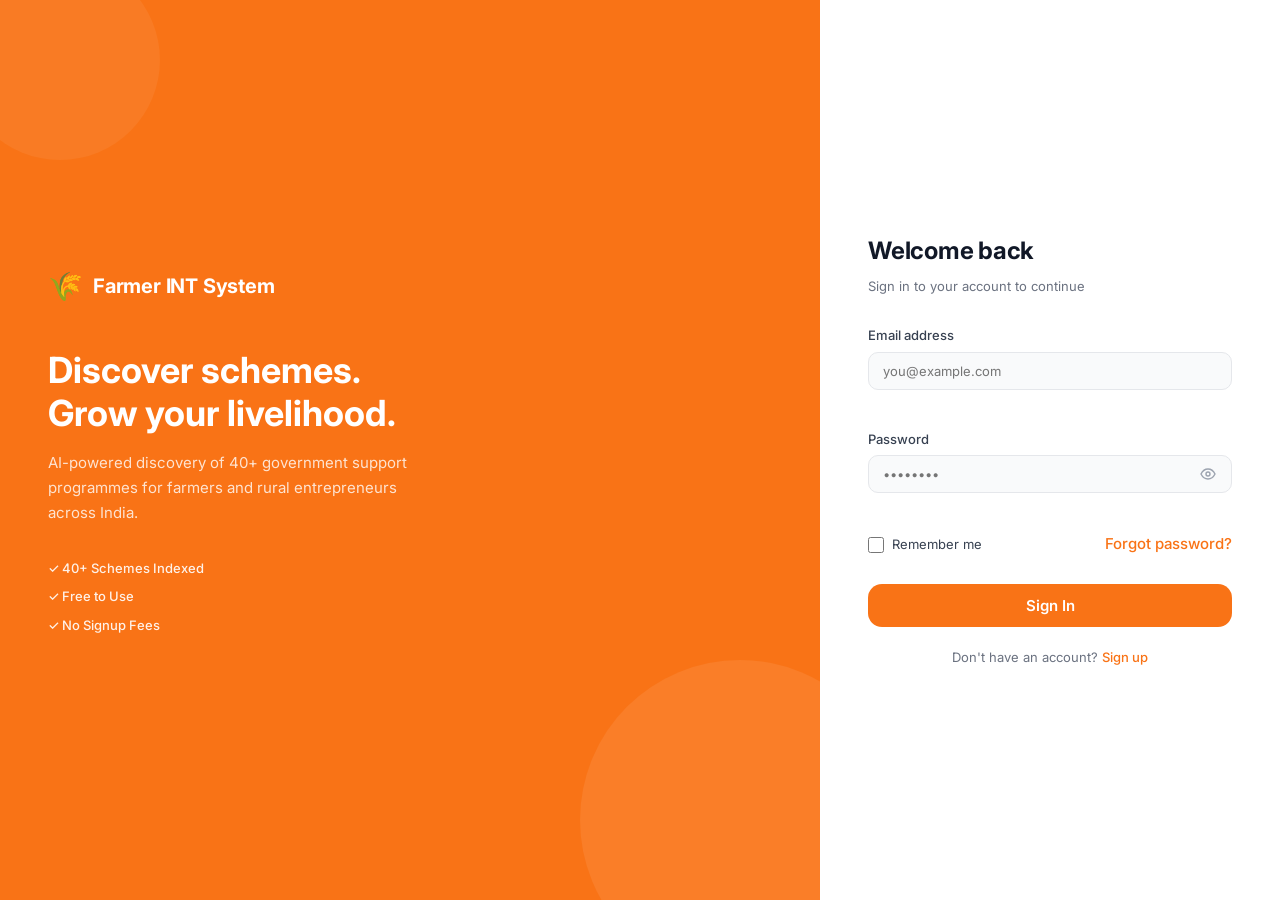
<file: frontend/index.html>
<!DOCTYPE html>
<html lang="en">
<head>
  <meta charset="UTF-8" />
  <meta name="viewport" content="width=device-width, initial-scale=1.0" />
  <title>Farmer INT System — AI-Powered Scheme Discovery</title>
  <meta name="description" content="Find and apply for government schemes tailored to farmers and rural entrepreneurs across India." />
  <link rel="preconnect" href="https://fonts.googleapis.com" />
  <link rel="preconnect" href="https://fonts.gstatic.com" crossorigin />
  <link href="https://fonts.googleapis.com/css2?family=Inter:wght@400;500;600;700&display=swap" rel="stylesheet" />
  <link rel="stylesheet" href="style.css" />
</head>
<body>

<!-- ═══════════════════════════════════════════
     AUTH OVERLAY
═══════════════════════════════════════════ -->
<div id="auth-overlay">
  <div class="auth-left">
    <div class="auth-left-content">
      <div class="auth-brand-mark">
        <span class="auth-logo-leaf">🌾</span>
        <span class="auth-brand-name">Farmer INT System</span>
      </div>
      <h2 class="auth-left-headline">Discover schemes.<br>Grow your livelihood.</h2>
      <p class="auth-left-sub">AI-powered discovery of 40+ government support programmes for farmers and rural entrepreneurs across India.</p>
      <div class="auth-trust-chips">
        <span class="trust-chip">✓ 40+ Schemes Indexed</span>
        <span class="trust-chip">✓ Free to Use</span>
        <span class="trust-chip">✓ No Signup Fees</span>
      </div>
    </div>
  </div>
  <div class="auth-right">
    <!-- Sign In -->
    <div id="form-signin" class="auth-form active">
      <h2 class="auth-form-title">Welcome back</h2>
      <p class="auth-form-sub">Sign in to your account to continue</p>

      <div class="form-group">
        <label class="form-label" for="si-email">Email address</label>
        <input class="form-input" type="email" id="si-email" placeholder="you@example.com" autocomplete="email" />
        <span class="form-error" id="si-email-err"></span>
      </div>
      <div class="form-group">
        <label class="form-label" for="si-password">Password</label>
        <div class="input-wrapper">
          <input class="form-input" type="password" id="si-password" placeholder="••••••••" autocomplete="current-password" />
          <button class="pw-toggle" type="button" data-target="si-password" aria-label="Toggle password visibility">
            <svg class="eye-icon" width="16" height="16" viewBox="0 0 16 16" fill="none"><path d="M1 8s2.5-5 7-5 7 5 7 5-2.5 5-7 5-7-5-7-5z" stroke="currentColor" stroke-width="1.4"/><circle cx="8" cy="8" r="2" stroke="currentColor" stroke-width="1.4"/></svg>
          </button>
        </div>
        <span class="form-error" id="si-pw-err"></span>
      </div>
      <div class="form-row-between">
        <label class="checkbox-label">
          <input type="checkbox" id="si-remember" />
          <span>Remember me</span>
        </label>
        <a href="#" class="link-orange">Forgot password?</a>
      </div>
      <button class="btn-auth" id="btn-signin">Sign In</button>
      <p class="auth-switch-text">Don't have an account? <a href="#" class="link-orange" id="go-signup">Sign up</a></p>
    </div>

    <!-- Sign Up -->
    <div id="form-signup" class="auth-form">
      <h2 class="auth-form-title">Create account</h2>
      <p class="auth-form-sub">Join the Farmer INT System — free forever</p>

      <div class="form-group">
        <label class="form-label" for="su-name">Full name</label>
        <input class="form-input" type="text" id="su-name" placeholder="Ramesh Kumar" autocomplete="name" />
        <span class="form-error" id="su-name-err"></span>
      </div>
      <div class="form-group">
        <label class="form-label" for="su-email">Email address</label>
        <input class="form-input" type="email" id="su-email" placeholder="you@example.com" autocomplete="email" />
        <span class="form-error" id="su-email-err"></span>
      </div>
      <div class="form-group">
        <label class="form-label" for="su-password">Password</label>
        <div class="input-wrapper">
          <input class="form-input" type="password" id="su-password" placeholder="Min. 8 characters" autocomplete="new-password" />
          <button class="pw-toggle" type="button" data-target="su-password" aria-label="Toggle password visibility">
            <svg class="eye-icon" width="16" height="16" viewBox="0 0 16 16" fill="none"><path d="M1 8s2.5-5 7-5 7 5 7 5-2.5 5-7 5-7-5-7-5z" stroke="currentColor" stroke-width="1.4"/><circle cx="8" cy="8" r="2" stroke="currentColor" stroke-width="1.4"/></svg>
          </button>
        </div>
        <span class="form-error" id="su-pw-err"></span>
      </div>
      <div class="form-group">
        <label class="form-label" for="su-confirm">Confirm password</label>
        <div class="input-wrapper">
          <input class="form-input" type="password" id="su-confirm" placeholder="Re-enter password" autocomplete="new-password" />
          <button class="pw-toggle" type="button" data-target="su-confirm" aria-label="Toggle password visibility">
            <svg class="eye-icon" width="16" height="16" viewBox="0 0 16 16" fill="none"><path d="M1 8s2.5-5 7-5 7 5 7 5-2.5 5-7 5-7-5-7-5z" stroke="currentColor" stroke-width="1.4"/><circle cx="8" cy="8" r="2" stroke="currentColor" stroke-width="1.4"/></svg>
          </button>
        </div>
        <span class="form-error" id="su-confirm-err"></span>
      </div>
      <div class="form-group">
        <label class="checkbox-label">
          <input type="checkbox" id="su-terms" />
          <span>I agree to the <a href="#" class="link-orange">Terms of Service</a> and <a href="#" class="link-orange">Privacy Policy</a></span>
        </label>
        <span class="form-error" id="su-terms-err"></span>
      </div>
      <button class="btn-auth" id="btn-signup">Create Account</button>
      <p class="auth-switch-text">Already have an account? <a href="#" class="link-orange" id="go-signin">Sign in</a></p>
    </div>
  </div>
</div>

<!-- ═══════════════════════════════════════════
     MAIN APP (shown after login)
═══════════════════════════════════════════ -->
<div id="app" class="hidden">

  <!-- TOP NAV -->
  <header id="topnav">
    <div class="nav-container">
      <a href="#" class="nav-brand" data-page="home">
        <span class="nav-logo">🌾</span>
        <span class="nav-brand-text">Farmer INT</span>
      </a>

      <nav class="nav-links" id="nav-links">
        <a href="#" class="nav-link" data-page="home">
          <svg width="15" height="15" viewBox="0 0 15 15" fill="none"><path d="M1 7.5L7.5 2 14 7.5V13a1 1 0 0 1-1 1H9.5v-4h-4v4H2a1 1 0 0 1-1-1V7.5z" stroke="currentColor" stroke-width="1.3" stroke-linejoin="round"/></svg>
          Home
        </a>
        <a href="#" class="nav-link" data-page="profile">
          <svg width="15" height="15" viewBox="0 0 15 15" fill="none"><circle cx="7.5" cy="5" r="3" stroke="currentColor" stroke-width="1.3"/><path d="M1.5 13.5c0-3.314 2.686-5 6-5s6 1.686 6 5" stroke="currentColor" stroke-width="1.3" stroke-linecap="round"/></svg>
          Profile
        </a>
        <a href="#" class="nav-link" data-page="docs">
          <svg width="15" height="15" viewBox="0 0 15 15" fill="none"><path d="M3 2h7l3 3v9a1 1 0 0 1-1 1H3a1 1 0 0 1-1-1V3a1 1 0 0 1 1-1z" stroke="currentColor" stroke-width="1.3"/><path d="M10 2v3h3" stroke="currentColor" stroke-width="1.3" stroke-linejoin="round"/><path d="M5 7h5M5 10h3" stroke="currentColor" stroke-width="1.3" stroke-linecap="round"/></svg>
          My Docs
        </a>
        <a href="#" class="nav-link" data-page="calc">
          <svg width="15" height="15" viewBox="0 0 15 15" fill="none"><rect x="2" y="2" width="11" height="11" rx="1.5" stroke="currentColor" stroke-width="1.3"/><path d="M5 5h5M5 7.5h5M5 10h3" stroke="currentColor" stroke-width="1.3" stroke-linecap="round"/></svg>
          Finance Calculator
        </a>
      </nav>

      <div class="nav-actions">
        <button class="nav-search-btn" id="nav-search-btn" aria-label="Search">
          <svg width="17" height="17" viewBox="0 0 17 17" fill="none"><circle cx="7.5" cy="7.5" r="5.5" stroke="currentColor" stroke-width="1.5"/><path d="M12 12l3.5 3.5" stroke="currentColor" stroke-width="1.5" stroke-linecap="round"/></svg>
        </button>
        <div class="nav-avatar" id="nav-avatar" title="Profile">RK</div>
        <button class="nav-mobile-btn" id="nav-mobile-btn" aria-label="Open menu" aria-expanded="false">
          <span></span><span></span><span></span>
        </button>
      </div>
    </div>
  </header>

  <!-- SEARCH OVERLAY -->
  <div id="search-overlay" class="search-overlay hidden" role="dialog" aria-label="Search" aria-modal="true">
    <div class="search-overlay-bg" id="search-bg"></div>
    <div class="search-overlay-box">
      <div class="search-input-row">
        <svg class="search-ico" width="18" height="18" viewBox="0 0 18 18" fill="none"><circle cx="8" cy="8" r="5.5" stroke="#9CA3AF" stroke-width="1.6"/><path d="M12.5 12.5l3.5 3.5" stroke="#9CA3AF" stroke-width="1.6" stroke-linecap="round"/></svg>
        <input type="text" id="search-input" class="search-text-input" placeholder="Search schemes, features, documents…" autocomplete="off" spellcheck="false" />
        <button class="search-close-btn" id="search-close-btn" aria-label="Close search">
          <svg width="14" height="14" viewBox="0 0 14 14" fill="none"><path d="M2 2l10 10M12 2L2 12" stroke="currentColor" stroke-width="1.6" stroke-linecap="round"/></svg>
        </button>
      </div>
      <div id="search-results" class="search-results">
        <p class="search-empty-state">Start typing to search…</p>
      </div>
    </div>
  </div>

  <!-- ══ PAGE: HOME ══ -->
  <main id="page-home" class="page active">

    <!-- Hero -->
    <section class="home-hero">
      <div class="container">
        <div class="hero-inner">
          <div class="hero-text">
            <div class="hero-badge">🌾 AI-Powered Scheme Discovery</div>
            <h1 class="hero-heading">Find the right scheme.<br>Apply with confidence.</h1>
            <p class="hero-sub">Discover government support programmes tailored to your farm, sector, and eligibility — all in one place.</p>
            <div class="hero-actions">
              <button class="btn-primary" data-page-go="profile">Get Started</button>
              <button class="btn-secondary" data-page-go="calc">Calculate Finance</button>
            </div>
          </div>
          <div class="hero-card-preview">
            <div class="preview-card">
              <div class="preview-badge high">91% Match</div>
              <div class="preview-name">NSFDC Micro Credit Finance</div>
              <div class="preview-detail">Up to ₹1 lakh · 6% interest</div>
            </div>
            <div class="preview-card secondary">
              <div class="preview-badge med">78% Match</div>
              <div class="preview-name">Rajasthan SCA Term Loan</div>
              <div class="preview-detail">Up to ₹5 lakh · 8% interest</div>
            </div>
          </div>
        </div>
      </div>
    </section>

    <!-- Matched Schemes -->
    <section class="section">
      <div class="container">
        <div class="section-header">
          <div>
            <h2 class="section-title">Matched Schemes</h2>
            <p class="section-desc">Based on your profile and eligibility</p>
          </div>
          <button class="btn-outline-sm">View All Schemes</button>
        </div>
        <div class="schemes-grid" id="schemes-grid">
          <div class="scheme-card reveal">
            <div class="scheme-card-head">
              <span class="match-badge high">91% Match</span>
              <span class="scheme-type-tag loan">Loan</span>
            </div>
            <h3 class="scheme-name">NSFDC Micro Credit Finance</h3>
            <p class="scheme-desc">Loans up to ₹1 lakh at 6% interest for SC/ST entrepreneurs in agri and allied sectors.</p>
            <div class="scheme-tags">
              <span class="scheme-tag">🏛 National</span>
              <span class="scheme-tag">💰 Up to ₹1 lakh</span>
              <span class="scheme-tag">📋 SC/ST</span>
            </div>
            <div class="scheme-card-actions">
              <button class="btn-card-primary">Apply Now</button>
              <button class="btn-card-ghost">Learn More</button>
            </div>
          </div>

          <div class="scheme-card reveal">
            <div class="scheme-card-head">
              <span class="match-badge med">78% Match</span>
              <span class="scheme-type-tag subsidy">Subsidy</span>
            </div>
            <h3 class="scheme-name">Rajasthan SCA Term Loan</h3>
            <p class="scheme-desc">State-level term loan for SC entrepreneurs up to ₹5 lakh at 8% for agri-linked ventures.</p>
            <div class="scheme-tags">
              <span class="scheme-tag">📍 Rajasthan</span>
              <span class="scheme-tag">💰 Up to ₹5 lakh</span>
              <span class="scheme-tag">📋 SC</span>
            </div>
            <div class="scheme-card-actions">
              <button class="btn-card-primary">Apply Now</button>
              <button class="btn-card-ghost">Learn More</button>
            </div>
          </div>

          <div class="scheme-card reveal">
            <div class="scheme-card-head">
              <span class="match-badge low">44% Match</span>
              <span class="scheme-type-tag grant">Grant</span>
            </div>
            <h3 class="scheme-name">Stand-Up India</h3>
            <p class="scheme-desc">Bank loans ₹10 lakh–₹1 crore for SC/ST and women setting up greenfield enterprises.</p>
            <div class="scheme-tags">
              <span class="scheme-tag">🏛 National</span>
              <span class="scheme-tag">💰 ₹10L–₹1Cr</span>
              <span class="scheme-tag">📋 SC/ST/Women</span>
            </div>
            <div class="scheme-card-actions">
              <button class="btn-card-primary">Apply Now</button>
              <button class="btn-card-ghost">Learn More</button>
            </div>
          </div>
        </div>
      </div>
    </section>

    <!-- Stats -->
    <section class="section section-tinted">
      <div class="container">
        <div class="stats-header">
          <h2 class="section-title">Impact at a Glance</h2>
          <p class="section-desc">Stand-Up India 2024-25 data</p>
        </div>
        <div class="stats-grid">
          <div class="stat-card reveal">
            <div class="stat-icon">📊</div>
            <div class="stat-num">40+</div>
            <div class="stat-label">Schemes Indexed</div>
          </div>
          <div class="stat-card reveal">
            <div class="stat-icon">💸</div>
            <div class="stat-num">₹10K Cr</div>
            <div class="stat-label">Disbursed (Stand-Up India)</div>
          </div>
          <div class="stat-card reveal">
            <div class="stat-icon">🏦</div>
            <div class="stat-num">2.3L+</div>
            <div class="stat-label">Accounts Sanctioned</div>
          </div>
          <div class="stat-card reveal">
            <div class="stat-icon">👩‍🌾</div>
            <div class="stat-num">48%</div>
            <div class="stat-label">Women Beneficiaries</div>
          </div>
        </div>
      </div>
    </section>

    <!-- How It Works -->
    <section class="section">
      <div class="container">
        <h2 class="section-title text-center">How It Works</h2>
        <p class="section-desc text-center">Four simple steps to find and apply for the right scheme</p>
        <div class="steps-grid">
          <div class="step-card reveal">
            <div class="step-num-badge">01</div>
            <div class="step-icon-wrap">👤</div>
            <h3 class="step-title">Build Your Profile</h3>
            <p class="step-desc">Enter your personal details, caste category, state, and business type.</p>
          </div>
          <div class="step-card reveal">
            <div class="step-num-badge">02</div>
            <div class="step-icon-wrap">🔍</div>
            <h3 class="step-title">Get Matched</h3>
            <p class="step-desc">Our AI scans 40+ schemes and ranks them by your eligibility score.</p>
          </div>
          <div class="step-card reveal">
            <div class="step-num-badge">03</div>
            <div class="step-icon-wrap">📄</div>
            <h3 class="step-title">Upload Documents</h3>
            <p class="step-desc">Upload required documents directly to your secure dashboard.</p>
          </div>
          <div class="step-card reveal">
            <div class="step-num-badge">04</div>
            <div class="step-icon-wrap">✅</div>
            <h3 class="step-title">Apply with Confidence</h3>
            <p class="step-desc">Track application status and receive scheme approval updates.</p>
          </div>
        </div>
      </div>
    </section>

    <!-- CTA Banner -->
    <section class="section">
      <div class="container">
        <div class="cta-banner reveal">
          <div class="cta-banner-text">
            <h2>Ready to find your scheme?</h2>
            <p>Complete your profile and let our AI match you to the right opportunities.</p>
          </div>
          <div class="cta-banner-actions">
            <button class="btn-primary" data-page-go="profile">Complete Profile</button>
            <button class="btn-outline-white" data-page-go="docs">Upload Documents</button>
          </div>
        </div>
      </div>
    </section>

  </main><!-- /#page-home -->

  <!-- ══ PAGE: PROFILE ══ -->
  <main id="page-profile" class="page hidden">
    <div class="container page-inner">

      <div class="page-header">
        <div>
          <h1 class="page-title">My Profile</h1>
          <p class="page-subtitle">Manage your personal information and eligibility details</p>
        </div>
        <button class="btn-primary" id="profile-edit-btn">
          <svg width="14" height="14" viewBox="0 0 14 14" fill="none"><path d="M10 2l2 2L4 12H2v-2L10 2z" stroke="currentColor" stroke-width="1.4" stroke-linejoin="round"/></svg>
          Edit Profile
        </button>
      </div>

      <!-- Profile hero card -->
      <div class="profile-hero">
        <div class="profile-avatar-group">
          <div class="profile-avatar" id="profile-avatar-display">RK</div>
          <button class="avatar-btn" id="avatar-change-btn">Change Photo</button>
        </div>
        <div class="profile-summary">
          <h2 class="profile-display-name" id="profile-display-name">Ramesh Kumar</h2>
          <p class="profile-display-email" id="profile-display-email">ramesh.kumar@example.com</p>
          <div class="profile-chips">
            <span class="profile-chip verified">✓ Verified Farmer</span>
            <span class="profile-chip">📍 Jaipur, Rajasthan</span>
            <span class="profile-chip">🏷 SC Category</span>
          </div>
        </div>
      </div>

      <!-- Personal + Eligibility cards -->
      <div class="profile-grid">
        <div class="info-card">
          <h3 class="card-section-title">Personal Information</h3>
          <div class="field-grid">
            <div class="field-group">
              <label class="field-label">Full Name</label>
              <input class="field-input" type="text" id="p-name" value="Ramesh Kumar" disabled />
            </div>
            <div class="field-group">
              <label class="field-label">Email Address</label>
              <input class="field-input" type="email" id="p-email" value="ramesh.kumar@example.com" disabled />
            </div>
            <div class="field-group">
              <label class="field-label">Phone Number</label>
              <input class="field-input" type="tel" id="p-phone" value="+91 98765 43210" disabled />
            </div>
            <div class="field-group">
              <label class="field-label">Location</label>
              <input class="field-input" type="text" id="p-location" value="Jaipur, Rajasthan" disabled />
            </div>
            <div class="field-group">
              <label class="field-label">Date of Birth</label>
              <input class="field-input" type="date" id="p-dob" value="1985-06-15" disabled />
            </div>
            <div class="field-group">
              <label class="field-label">Gender</label>
              <select class="field-input" id="p-gender" disabled>
                <option value="male" selected>Male</option>
                <option value="female">Female</option>
                <option value="other">Other / Prefer not to say</option>
              </select>
            </div>
          </div>
        </div>

        <div class="info-card">
          <h3 class="card-section-title">Eligibility Information</h3>
          <div class="field-grid">
            <div class="field-group">
              <label class="field-label">Caste Category</label>
              <select class="field-input" id="p-category" disabled>
                <option value="sc" selected>SC (Scheduled Caste)</option>
                <option value="st">ST (Scheduled Tribe)</option>
                <option value="obc">OBC</option>
                <option value="gen">General</option>
              </select>
            </div>
            <div class="field-group">
              <label class="field-label">Annual Income</label>
              <input class="field-input" type="text" id="p-income" value="₹2,40,000" disabled />
            </div>
            <div class="field-group">
              <label class="field-label">Business Type</label>
              <input class="field-input" type="text" id="p-biz" value="Tailoring / Garments" disabled />
            </div>
            <div class="field-group">
              <label class="field-label">Business Stage</label>
              <select class="field-input" id="p-stage" disabled>
                <option value="idea">Idea Stage</option>
                <option value="startup" selected>Startup</option>
                <option value="growth">Growth Stage</option>
                <option value="established">Established</option>
              </select>
            </div>
            <div class="field-group">
              <label class="field-label">Aadhaar Number</label>
              <input class="field-input" type="text" id="p-aadhaar" value="XXXX XXXX 4521" disabled />
            </div>
            <div class="field-group">
              <label class="field-label">PAN Number</label>
              <input class="field-input" type="text" id="p-pan" value="ABCPK1234D" disabled />
            </div>
          </div>
        </div>
      </div>

      <!-- Edit actions (hidden by default) -->
      <div class="profile-save-row hidden" id="profile-save-row">
        <button class="btn-outline-sm" id="profile-cancel-btn">Cancel</button>
        <button class="btn-primary" id="profile-save-btn">Save Changes</button>
      </div>

    </div>
  </main><!-- /#page-profile -->

  <!-- ══ PAGE: MY DOCS ══ -->
  <main id="page-docs" class="page hidden">
    <div class="container page-inner">

      <div class="page-header">
        <div>
          <h1 class="page-title">My Documents</h1>
          <p class="page-subtitle">Upload, manage, and track your scheme application documents</p>
        </div>
        <button class="btn-primary" id="upload-doc-btn">
          <svg width="14" height="14" viewBox="0 0 14 14" fill="none"><path d="M7 1v8M4 4l3-3 3 3" stroke="currentColor" stroke-width="1.5" stroke-linecap="round" stroke-linejoin="round"/><path d="M1 12h12" stroke="currentColor" stroke-width="1.5" stroke-linecap="round"/></svg>
          Upload Document
        </button>
      </div>

      <!-- Summary stats -->
      <div class="docs-stats-row">
        <div class="doc-stat">
          <span class="doc-stat-num" id="stat-total">5</span>
          <span class="doc-stat-label">Total</span>
        </div>
        <div class="doc-stat-divider"></div>
        <div class="doc-stat">
          <span class="doc-stat-num verified" id="stat-verified">2</span>
          <span class="doc-stat-label">Verified</span>
        </div>
        <div class="doc-stat-divider"></div>
        <div class="doc-stat">
          <span class="doc-stat-num review" id="stat-review">1</span>
          <span class="doc-stat-label">Under Review</span>
        </div>
        <div class="doc-stat-divider"></div>
        <div class="doc-stat">
          <span class="doc-stat-num missing" id="stat-missing">2</span>
          <span class="doc-stat-label">Missing</span>
        </div>
      </div>

      <!-- Upload zone (shown when Upload is clicked) -->
      <div id="upload-zone" class="upload-zone hidden">
        <svg width="40" height="40" viewBox="0 0 40 40" fill="none"><path d="M20 6v20M14 12l6-6 6 6" stroke="#F97316" stroke-width="2.2" stroke-linecap="round" stroke-linejoin="round"/><path d="M6 32h28" stroke="#F97316" stroke-width="2.2" stroke-linecap="round"/></svg>
        <p class="upload-zone-title">Drag and drop your files here</p>
        <p class="upload-zone-sub">or <label for="file-input" class="upload-browse-link">browse files</label></p>
        <input type="file" id="file-input" accept=".pdf,.jpg,.jpeg,.png" multiple style="display:none" />
        <p class="upload-zone-note">Supported: PDF, JPG, PNG · Max size: 10 MB per file</p>
        <button class="btn-outline-sm" id="upload-zone-close">Cancel</button>
      </div>

      <!-- Document list -->
      <div class="docs-table-card">
        <div class="docs-table-head">
          <span class="col-name">Document</span>
          <span class="col-type">Type</span>
          <span class="col-date">Uploaded</span>
          <span class="col-status">Status</span>
          <span class="col-actions">Actions</span>
        </div>
        <div class="docs-table-body" id="docs-table-body">
          <!-- Rendered by JS -->
        </div>
      </div>

    </div>
  </main><!-- /#page-docs -->

  <!-- ══ PAGE: FINANCE CALCULATOR ══ -->
  <main id="page-calc" class="page hidden">
    <div class="container page-inner">

      <div class="page-header">
        <div>
          <h1 class="page-title">Finance Calculator</h1>
          <p class="page-subtitle">Estimate EMI, plan repayment, and assess loan affordability</p>
        </div>
      </div>

      <!-- Quick scheme presets -->
      <div class="preset-row">
        <span class="preset-row-label">Quick presets:</span>
        <button class="preset-pill active" data-amount="100000" data-rate="6" data-tenure="3" data-down="10000">NSFDC ₹1L @ 6%</button>
        <button class="preset-pill" data-amount="500000" data-rate="8" data-tenure="5" data-down="50000">Rajasthan SCA ₹5L</button>
        <button class="preset-pill" data-amount="1000000" data-rate="9" data-tenure="7" data-down="100000">Stand-Up India ₹10L</button>
      </div>

      <div class="calc-layout">
        <!-- Inputs panel -->
        <div class="calc-inputs-card">
          <h3 class="card-section-title">Loan Parameters</h3>

          <div class="calc-field">
            <div class="calc-label-row">
              <label class="calc-field-label">Loan Amount</label>
              <span class="calc-field-val" id="c-amount-disp">₹1,00,000</span>
            </div>
            <input type="range" class="calc-slider" id="c-amount" min="10000" max="1000000" step="5000" value="100000" />
            <div class="slider-ends"><span>₹10K</span><span>₹10L</span></div>
          </div>

          <div class="calc-field">
            <div class="calc-label-row">
              <label class="calc-field-label">Down Payment</label>
              <span class="calc-field-val" id="c-down-disp">₹10,000</span>
            </div>
            <input type="range" class="calc-slider" id="c-down" min="0" max="500000" step="5000" value="10000" />
            <div class="slider-ends"><span>₹0</span><span>₹5L</span></div>
          </div>

          <div class="calc-field">
            <div class="calc-label-row">
              <label class="calc-field-label">Annual Interest Rate</label>
              <span class="calc-field-val" id="c-rate-disp">6.0%</span>
            </div>
            <input type="range" class="calc-slider" id="c-rate" min="3" max="20" step="0.5" value="6" />
            <div class="slider-ends"><span>3%</span><span>20%</span></div>
          </div>

          <div class="calc-field">
            <div class="calc-label-row">
              <label class="calc-field-label">Loan Tenure</label>
              <span class="calc-field-val" id="c-tenure-disp">3 years</span>
            </div>
            <input type="range" class="calc-slider" id="c-tenure" min="1" max="7" step="1" value="3" />
            <div class="slider-ends"><span>1 year</span><span>7 years</span></div>
          </div>

          <div class="calc-field">
            <div class="calc-label-row">
              <label class="calc-field-label">Monthly Income</label>
              <span class="calc-field-val" id="c-income-disp">₹20,000</span>
            </div>
            <input type="range" class="calc-slider" id="c-income" min="5000" max="200000" step="1000" value="20000" />
            <div class="slider-ends"><span>₹5K</span><span>₹2L</span></div>
          </div>
        </div>

        <!-- Results panel -->
        <div class="calc-results-panel">
          <div class="emi-hero-card">
            <p class="emi-hero-label">Estimated Monthly EMI</p>
            <p class="emi-hero-amount" id="calc-emi">₹3,042</p>
            <p class="emi-hero-note">Based on ₹90,000 principal over 3 years</p>
          </div>

          <div class="breakdown-card">
            <h3 class="card-section-title">Repayment Breakdown</h3>
            <div class="breakdown-table">
              <div class="breakdown-row">
                <span>Loan Amount</span>
                <span id="r-loan">₹1,00,000</span>
              </div>
              <div class="breakdown-row">
                <span>Down Payment</span>
                <span id="r-down">₹10,000</span>
              </div>
              <div class="breakdown-row">
                <span>Principal (after down payment)</span>
                <span id="r-principal">₹90,000</span>
              </div>
              <div class="breakdown-row">
                <span>Interest Rate</span>
                <span id="r-rate">6.0% p.a.</span>
              </div>
              <div class="breakdown-row">
                <span>Tenure</span>
                <span id="r-tenure">3 years (36 months)</span>
              </div>
              <div class="breakdown-row">
                <span>Total Interest Payable</span>
                <span id="r-interest">₹9,512</span>
              </div>
              <div class="breakdown-divider"></div>
              <div class="breakdown-row total-row">
                <span>Total Repayment</span>
                <span id="r-total">₹99,512</span>
              </div>
            </div>

            <div class="affordability-bar" id="affordability-bar">
              <div class="afford-label-row">
                <span>EMI vs Monthly Income</span>
                <span id="afford-pct">15.2%</span>
              </div>
              <div class="afford-track">
                <div class="afford-fill" id="afford-fill" style="width:15.2%"></div>
                <div class="afford-limit" title="40% limit"></div>
              </div>
              <p class="afford-note" id="afford-note">✅ EMI is within 40% of income — this loan appears manageable.</p>
            </div>
          </div>
        </div>
      </div>

    </div>
  </main><!-- /#page-calc -->

  <!-- FOOTER -->
  <footer class="footer">
    <div class="container footer-inner">
      <div class="footer-brand">
        <span class="footer-logo">🌾</span>
        <span class="footer-brand-text">Farmer INT System</span>
      </div>
      <p class="footer-note">An independent prototype. Always verify scheme eligibility, benefits, and application steps through official government portals.</p>
      <p class="footer-copy">© 2026 Farmer INT System · Not affiliated with any government body.</p>
    </div>
  </footer>

</div><!-- /#app -->

<script src="main.js"></script>
</body>
</html>
</file>
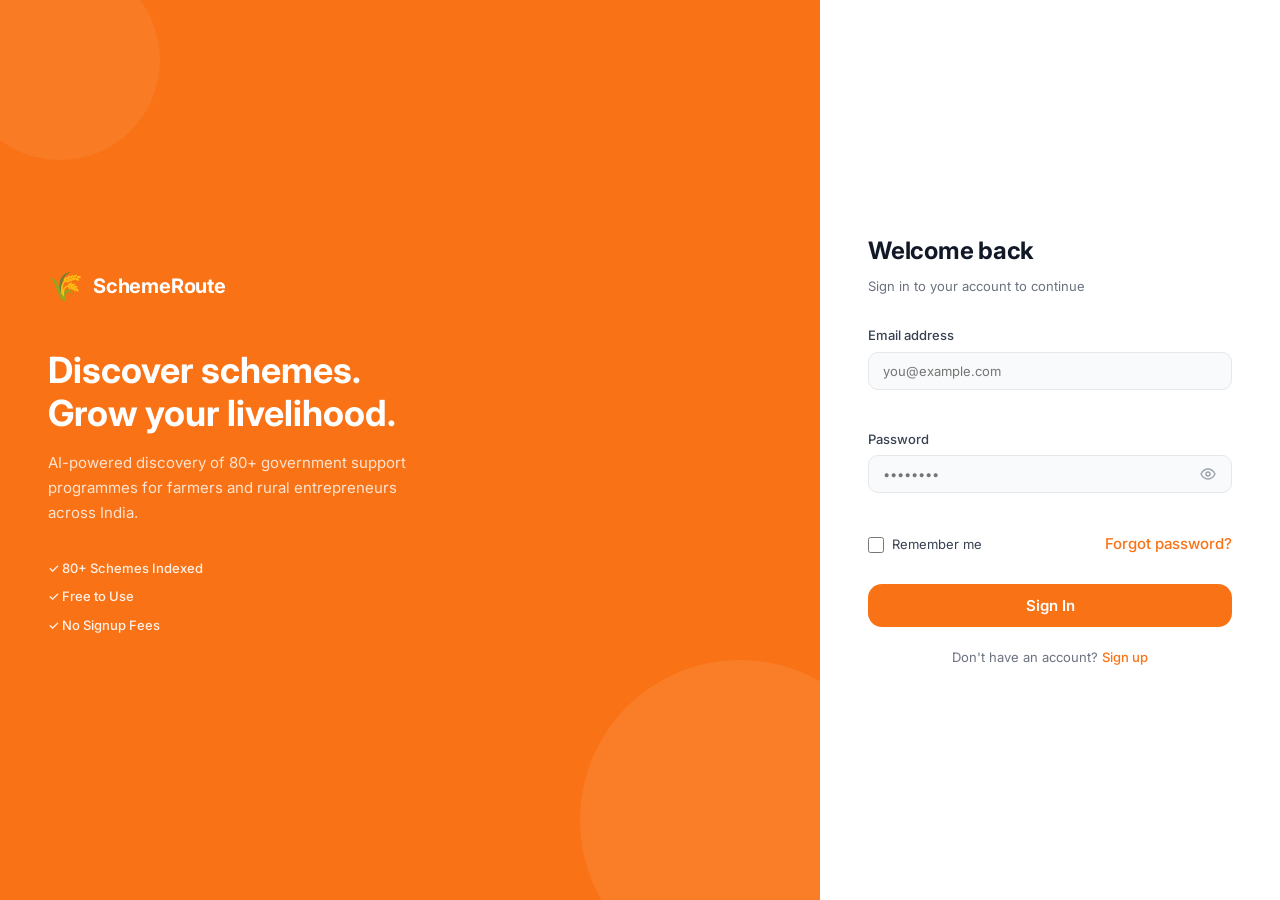
<file: public/index.html>
<!DOCTYPE html>
<html lang="en">
<head>
  <meta charset="UTF-8" />
  <meta name="viewport" content="width=device-width, initial-scale=1.0" />
  <title>SchemeRoute — AI-Powered Scheme Discovery</title>
  <meta name="description" content="Find and apply for government schemes tailored to farmers and rural entrepreneurs across India." />
  <link rel="preconnect" href="https://fonts.googleapis.com" />
  <link rel="preconnect" href="https://fonts.gstatic.com" crossorigin />
  <link href="https://fonts.googleapis.com/css2?family=Inter:wght@400;500;600;700&display=swap" rel="stylesheet" />
  <link rel="stylesheet" href="style.css" />
</head>
<body>

<!-- ═══════════════════════════════════════════
     AUTH OVERLAY
═══════════════════════════════════════════ -->
<div id="auth-overlay">
  <div class="auth-left">
    <div class="auth-left-content">
      <div class="auth-brand-mark">
        <span class="auth-logo-leaf">🌾</span>
        <span class="auth-brand-name">SchemeRoute</span>
      </div>
      <h2 class="auth-left-headline">Discover schemes.<br>Grow your livelihood.</h2>
      <p class="auth-left-sub">AI-powered discovery of 80+ government support programmes for farmers and rural entrepreneurs across India.</p>
      <div class="auth-trust-chips">
        <span class="trust-chip">✓ 80+ Schemes Indexed</span>
        <span class="trust-chip">✓ Free to Use</span>
        <span class="trust-chip">✓ No Signup Fees</span>
      </div>
    </div>
  </div>
  <div class="auth-right">
    <!-- Sign In -->
    <div id="form-signin" class="auth-form active">
      <h2 class="auth-form-title">Welcome back</h2>
      <p class="auth-form-sub">Sign in to your account to continue</p>

      <div class="form-group">
        <label class="form-label" for="si-email">Email address</label>
        <input class="form-input" type="email" id="si-email" placeholder="you@example.com" autocomplete="email" />
        <span class="form-error" id="si-email-err"></span>
      </div>
      <div class="form-group">
        <label class="form-label" for="si-password">Password</label>
        <div class="input-wrapper">
          <input class="form-input" type="password" id="si-password" placeholder="••••••••" autocomplete="current-password" />
          <button class="pw-toggle" type="button" data-target="si-password" aria-label="Toggle password visibility">
            <svg class="eye-icon" width="16" height="16" viewBox="0 0 16 16" fill="none"><path d="M1 8s2.5-5 7-5 7 5 7 5-2.5 5-7 5-7-5-7-5z" stroke="currentColor" stroke-width="1.4"/><circle cx="8" cy="8" r="2" stroke="currentColor" stroke-width="1.4"/></svg>
          </button>
        </div>
        <span class="form-error" id="si-pw-err"></span>
      </div>
      <div class="form-row-between">
        <label class="checkbox-label">
          <input type="checkbox" id="si-remember" />
          <span>Remember me</span>
        </label>
        <a href="#" class="link-orange">Forgot password?</a>
      </div>
      <button class="btn-auth" id="btn-signin">Sign In</button>
      <p class="auth-switch-text">Don't have an account? <a href="#" class="link-orange" id="go-signup">Sign up</a></p>
    </div>

    <!-- Sign Up -->
    <div id="form-signup" class="auth-form">
      <h2 class="auth-form-title">Create account</h2>
      <p class="auth-form-sub">Join SchemeRoute — free forever</p>

      <div class="form-group">
        <label class="form-label" for="su-name">Full name</label>
        <input class="form-input" type="text" id="su-name" placeholder="Ramesh Kumar" autocomplete="name" />
        <span class="form-error" id="su-name-err"></span>
      </div>
      <div class="form-group">
        <label class="form-label" for="su-email">Email address</label>
        <input class="form-input" type="email" id="su-email" placeholder="you@example.com" autocomplete="email" />
        <span class="form-error" id="su-email-err"></span>
      </div>
      <div class="form-group">
        <label class="form-label" for="su-password">Password</label>
        <div class="input-wrapper">
          <input class="form-input" type="password" id="su-password" placeholder="Min. 8 characters" autocomplete="new-password" />
          <button class="pw-toggle" type="button" data-target="su-password" aria-label="Toggle password visibility">
            <svg class="eye-icon" width="16" height="16" viewBox="0 0 16 16" fill="none"><path d="M1 8s2.5-5 7-5 7 5 7 5-2.5 5-7 5-7-5-7-5z" stroke="currentColor" stroke-width="1.4"/><circle cx="8" cy="8" r="2" stroke="currentColor" stroke-width="1.4"/></svg>
          </button>
        </div>
        <span class="form-error" id="su-pw-err"></span>
      </div>
      <div class="form-group">
        <label class="form-label" for="su-confirm">Confirm password</label>
        <div class="input-wrapper">
          <input class="form-input" type="password" id="su-confirm" placeholder="Re-enter password" autocomplete="new-password" />
          <button class="pw-toggle" type="button" data-target="su-confirm" aria-label="Toggle password visibility">
            <svg class="eye-icon" width="16" height="16" viewBox="0 0 16 16" fill="none"><path d="M1 8s2.5-5 7-5 7 5 7 5-2.5 5-7 5-7-5-7-5z" stroke="currentColor" stroke-width="1.4"/><circle cx="8" cy="8" r="2" stroke="currentColor" stroke-width="1.4"/></svg>
          </button>
        </div>
        <span class="form-error" id="su-confirm-err"></span>
      </div>
      <div class="form-group">
        <label class="checkbox-label">
          <input type="checkbox" id="su-terms" />
          <span>I agree to the <a href="#" class="link-orange">Terms of Service</a> and <a href="#" class="link-orange">Privacy Policy</a></span>
        </label>
        <span class="form-error" id="su-terms-err"></span>
      </div>
      <button class="btn-auth" id="btn-signup">Create Account</button>
      <p class="auth-switch-text">Already have an account? <a href="#" class="link-orange" id="go-signin">Sign in</a></p>
    </div>
  </div>
</div>

<!-- ═══════════════════════════════════════════
     MAIN APP (shown after login)
═══════════════════════════════════════════ -->
<div id="app" class="hidden">

  <!-- TOP NAV -->
  <header id="topnav">
    <div class="nav-container">
      <a href="#" class="nav-brand" data-page="home">
        <span class="nav-logo">🌾</span>
        <span class="nav-brand-text">SchemeRoute</span>
      </a>

      <nav class="nav-links" id="nav-links">
        <a href="#" class="nav-link" data-page="home">
          <svg width="15" height="15" viewBox="0 0 15 15" fill="none"><path d="M1 7.5L7.5 2 14 7.5V13a1 1 0 0 1-1 1H9.5v-4h-4v4H2a1 1 0 0 1-1-1V7.5z" stroke="currentColor" stroke-width="1.3" stroke-linejoin="round"/></svg>
          Home
        </a>
        <a href="#" class="nav-link" data-page="profile">
          <svg width="15" height="15" viewBox="0 0 15 15" fill="none"><circle cx="7.5" cy="5" r="3" stroke="currentColor" stroke-width="1.3"/><path d="M1.5 13.5c0-3.314 2.686-5 6-5s6 1.686 6 5" stroke="currentColor" stroke-width="1.3" stroke-linecap="round"/></svg>
          Profile
        </a>
        <a href="#" class="nav-link" data-page="docs">
          <svg width="15" height="15" viewBox="0 0 15 15" fill="none"><path d="M3 2h7l3 3v9a1 1 0 0 1-1 1H3a1 1 0 0 1-1-1V3a1 1 0 0 1 1-1z" stroke="currentColor" stroke-width="1.3"/><path d="M10 2v3h3" stroke="currentColor" stroke-width="1.3" stroke-linejoin="round"/><path d="M5 7h5M5 10h3" stroke="currentColor" stroke-width="1.3" stroke-linecap="round"/></svg>
          My Docs
        </a>
        <a href="#" class="nav-link" data-page="calc">
          <svg width="15" height="15" viewBox="0 0 15 15" fill="none"><rect x="2" y="2" width="11" height="11" rx="1.5" stroke="currentColor" stroke-width="1.3"/><path d="M5 5h5M5 7.5h5M5 10h3" stroke="currentColor" stroke-width="1.3" stroke-linecap="round"/></svg>
          Finance Calculator
        </a>
      </nav>

      <div class="nav-actions">
        <button class="nav-search-btn" id="nav-search-btn" aria-label="Search">
          <svg width="17" height="17" viewBox="0 0 17 17" fill="none"><circle cx="7.5" cy="7.5" r="5.5" stroke="currentColor" stroke-width="1.5"/><path d="M12 12l3.5 3.5" stroke="currentColor" stroke-width="1.5" stroke-linecap="round"/></svg>
        </button>
        <div class="nav-avatar" id="nav-avatar" title="Profile">RK</div>
        <button class="nav-mobile-btn" id="nav-mobile-btn" aria-label="Open menu" aria-expanded="false">
          <span></span><span></span><span></span>
        </button>
      </div>
    </div>
  </header>

  <!-- SEARCH OVERLAY -->
  <div id="search-overlay" class="search-overlay hidden" role="dialog" aria-label="Search" aria-modal="true">
    <div class="search-overlay-bg" id="search-bg"></div>
    <div class="search-overlay-box">
      <div class="search-input-row">
        <svg class="search-ico" width="18" height="18" viewBox="0 0 18 18" fill="none"><circle cx="8" cy="8" r="5.5" stroke="#9CA3AF" stroke-width="1.6"/><path d="M12.5 12.5l3.5 3.5" stroke="#9CA3AF" stroke-width="1.6" stroke-linecap="round"/></svg>
        <input type="text" id="search-input" class="search-text-input" placeholder="Search schemes, features, documents…" autocomplete="off" spellcheck="false" />
        <button class="search-close-btn" id="search-close-btn" aria-label="Close search">
          <svg width="14" height="14" viewBox="0 0 14 14" fill="none"><path d="M2 2l10 10M12 2L2 12" stroke="currentColor" stroke-width="1.6" stroke-linecap="round"/></svg>
        </button>
      </div>
      <div id="search-results" class="search-results">
        <p class="search-empty-state">Start typing to search…</p>
      </div>
    </div>
  </div>

  <!-- ══ PAGE: HOME ══ -->
  <main id="page-home" class="page active">

    <!-- Hero -->
    <section class="home-hero">
      <div class="container">
        <div class="hero-inner">
          <div class="hero-text">
            <div class="hero-badge">🌾 AI-Powered Scheme Discovery</div>
            <h1 class="hero-heading">Find the right scheme.<br>Apply with confidence.</h1>
            <p class="hero-sub">Discover government support programmes tailored to your farm, sector, and eligibility — all in one place.</p>
            <div class="hero-actions">
              <button class="btn-primary" data-page-go="profile">Get Started</button>
              <button class="btn-secondary" data-page-go="calc">Calculate Finance</button>
            </div>
          </div>
          <div class="hero-card-preview">
            <div class="preview-card">
              <div class="preview-badge high">91% Match</div>
              <div class="preview-name">NSFDC Micro Credit Finance</div>
              <div class="preview-detail">Up to ₹1 lakh · 6% interest</div>
            </div>
            <div class="preview-card secondary">
              <div class="preview-badge med">78% Match</div>
              <div class="preview-name">Rajasthan SCA Term Loan</div>
              <div class="preview-detail">Up to ₹5 lakh · 8% interest</div>
            </div>
          </div>
        </div>
      </div>
    </section>

    <!-- Matched Schemes -->
    <section class="section">
      <div class="container">
        <div class="section-header">
          <div>
            <h2 class="section-title">Matched Schemes</h2>
            <p class="section-desc">Based on your profile and eligibility</p>
          </div>
          <button class="btn-outline-sm">View All Schemes</button>
        </div>
        <div class="schemes-grid" id="schemes-grid">
          <!-- Populated dynamically from schemes.json by main.js -->
        </div>
      </div>
    </section>

    <!-- Stats -->
    <section class="section section-tinted">
      <div class="container">
        <div class="stats-header">
          <h2 class="section-title">Impact at a Glance</h2>
          <p class="section-desc">Stand-Up India 2024-25 data</p>
        </div>
        <div class="stats-grid">
          <div class="stat-card reveal">
            <div class="stat-icon">📊</div>
            <div class="stat-num">80+</div>
            <div class="stat-label">Schemes Indexed</div>
          </div>
          <div class="stat-card reveal">
            <div class="stat-icon">💸</div>
            <div class="stat-num">₹10K Cr</div>
            <div class="stat-label">Disbursed (Stand-Up India)</div>
          </div>
          <div class="stat-card reveal">
            <div class="stat-icon">🏦</div>
            <div class="stat-num">2.3L+</div>
            <div class="stat-label">Accounts Sanctioned</div>
          </div>
          <div class="stat-card reveal">
            <div class="stat-icon">👩‍🌾</div>
            <div class="stat-num">48%</div>
            <div class="stat-label">Women Beneficiaries</div>
          </div>
        </div>
      </div>
    </section>

    <!-- How It Works -->
    <section class="section">
      <div class="container">
        <h2 class="section-title text-center">How It Works</h2>
        <p class="section-desc text-center">Four simple steps to find and apply for the right scheme</p>
        <div class="steps-grid">
          <div class="step-card reveal">
            <div class="step-num-badge">01</div>
            <div class="step-icon-wrap">👤</div>
            <h3 class="step-title">Build Your Profile</h3>
            <p class="step-desc">Enter your personal details, caste category, state, and business type.</p>
          </div>
          <div class="step-card reveal">
            <div class="step-num-badge">02</div>
            <div class="step-icon-wrap">🔍</div>
            <h3 class="step-title">Get Matched</h3>
            <p class="step-desc">Our AI scans 80+ schemes and ranks them by your eligibility score.</p>
          </div>
          <div class="step-card reveal">
            <div class="step-num-badge">03</div>
            <div class="step-icon-wrap">📄</div>
            <h3 class="step-title">Upload Documents</h3>
            <p class="step-desc">Upload required documents directly to your secure dashboard.</p>
          </div>
          <div class="step-card reveal">
            <div class="step-num-badge">04</div>
            <div class="step-icon-wrap">✅</div>
            <h3 class="step-title">Apply with Confidence</h3>
            <p class="step-desc">Track application status and receive scheme approval updates.</p>
          </div>
        </div>
      </div>
    </section>

    <!-- CTA Banner -->
    <section class="section">
      <div class="container">
        <div class="cta-banner reveal">
          <div class="cta-banner-text">
            <h2>Ready to find your scheme?</h2>
            <p>Complete your profile and let our AI match you to the right opportunities.</p>
          </div>
          <div class="cta-banner-actions">
            <button class="btn-primary" data-page-go="profile">Complete Profile</button>
            <button class="btn-outline-white" data-page-go="docs">Upload Documents</button>
          </div>
        </div>
      </div>
    </section>

  </main><!-- /#page-home -->

  <!-- ══ PAGE: PROFILE ══ -->
  <main id="page-profile" class="page">
    <div class="container page-inner">

      <div class="page-header">
        <div>
          <h1 class="page-title">My Profile</h1>
          <p class="page-subtitle">Manage your personal information and eligibility details</p>
        </div>
        <button class="btn-primary" id="profile-edit-btn">
          <svg width="14" height="14" viewBox="0 0 14 14" fill="none"><path d="M10 2l2 2L4 12H2v-2L10 2z" stroke="currentColor" stroke-width="1.4" stroke-linejoin="round"/></svg>
          Edit Profile
        </button>
      </div>

      <!-- Profile hero card -->
      <div class="profile-hero">
        <div class="profile-avatar-group">
          <div class="profile-avatar" id="profile-avatar-display">RK</div>
          <button class="avatar-btn" id="avatar-change-btn">Change Photo</button>
        </div>
        <div class="profile-summary">
          <h2 class="profile-display-name" id="profile-display-name">Ramesh Kumar</h2>
          <p class="profile-display-email" id="profile-display-email">ramesh.kumar@example.com</p>
          <div class="profile-chips">
            <span class="profile-chip verified">✓ Verified</span>
            <span class="profile-chip">📍 Jaipur, Rajasthan</span>
            <span class="profile-chip">🏷 SC Category</span>
          </div>
        </div>
      </div>

      <!-- Personal + Eligibility cards -->
      <div class="profile-grid">
        <div class="info-card">
          <h3 class="card-section-title">Personal Information</h3>
          <div class="field-grid">
            <div class="field-group">
              <label class="field-label">Full Name</label>
              <input class="field-input" type="text" id="p-name" value="Ramesh Kumar" disabled />
            </div>
            <div class="field-group">
              <label class="field-label">Email Address</label>
              <input class="field-input" type="email" id="p-email" value="ramesh.kumar@example.com" disabled />
            </div>
            <div class="field-group">
              <label class="field-label">Phone Number</label>
              <input class="field-input" type="tel" id="p-phone" value="+91 98765 43210" disabled />
            </div>
            <div class="field-group">
              <label class="field-label">Location</label>
              <input class="field-input" type="text" id="p-location" value="Jaipur, Rajasthan" disabled />
            </div>
            <div class="field-group">
              <label class="field-label">Date of Birth</label>
              <input class="field-input" type="date" id="p-dob" value="1985-06-15" disabled />
            </div>
            <div class="field-group">
              <label class="field-label">Gender</label>
              <select class="field-input" id="p-gender" disabled>
                <option value="male" selected>Male</option>
                <option value="female">Female</option>
                <option value="other">Other / Prefer not to say</option>
              </select>
            </div>
          </div>
        </div>

        <div class="info-card">
          <h3 class="card-section-title">Eligibility Information</h3>
          <div class="field-grid">
            <div class="field-group">
              <label class="field-label">Caste Category</label>
              <select class="field-input" id="p-category" disabled>
                <option value="sc" selected>SC (Scheduled Caste)</option>
                <option value="st">ST (Scheduled Tribe)</option>
                <option value="obc">OBC</option>
                <option value="gen">General</option>
              </select>
            </div>
            <div class="field-group">
              <label class="field-label">Annual Income</label>
              <input class="field-input" type="text" id="p-income" value="₹2,40,000" disabled />
            </div>
            <div class="field-group">
              <label class="field-label">Business Type</label>
              <input class="field-input" type="text" id="p-biz" value="Tailoring / Garments" disabled />
            </div>
            <div class="field-group">
              <label class="field-label">Business Stage</label>
              <select class="field-input" id="p-stage" disabled>
                <option value="idea">Idea Stage</option>
                <option value="startup" selected>Startup</option>
                <option value="growth">Growth Stage</option>
                <option value="established">Established</option>
              </select>
            </div>
            <div class="field-group">
              <label class="field-label">Aadhaar Number</label>
              <input class="field-input" type="text" id="p-aadhaar" value="XXXX XXXX 4521" disabled />
            </div>
            <div class="field-group">
              <label class="field-label">PAN Number</label>
              <input class="field-input" type="text" id="p-pan" value="ABCPK1234D" disabled />
            </div>
          </div>
        </div>
      </div>

      <!-- Edit actions (hidden by default) -->
      <div class="profile-save-row hidden" id="profile-save-row">
        <button class="btn-outline-sm" id="profile-cancel-btn">Cancel</button>
        <button class="btn-primary" id="profile-save-btn">Save Changes</button>
      </div>

    </div>
  </main><!-- /#page-profile -->

  <!-- ══ PAGE: MY DOCS ══ -->
  <main id="page-docs" class="page">
    <div class="container page-inner">

      <div class="page-header">
        <div>
          <h1 class="page-title">My Documents</h1>
          <p class="page-subtitle">Upload, manage, and track your scheme application documents</p>
        </div>
        <button class="btn-primary" id="upload-doc-btn">
          <svg width="14" height="14" viewBox="0 0 14 14" fill="none"><path d="M7 1v8M4 4l3-3 3 3" stroke="currentColor" stroke-width="1.5" stroke-linecap="round" stroke-linejoin="round"/><path d="M1 12h12" stroke="currentColor" stroke-width="1.5" stroke-linecap="round"/></svg>
          Upload Document
        </button>
      </div>

      <!-- Summary stats -->
      <div class="docs-stats-row">
        <div class="doc-stat">
          <span class="doc-stat-num" id="stat-total">5</span>
          <span class="doc-stat-label">Total</span>
        </div>
        <div class="doc-stat-divider"></div>
        <div class="doc-stat">
          <span class="doc-stat-num verified" id="stat-verified">2</span>
          <span class="doc-stat-label">Verified</span>
        </div>
        <div class="doc-stat-divider"></div>
        <div class="doc-stat">
          <span class="doc-stat-num review" id="stat-review">1</span>
          <span class="doc-stat-label">Under Review</span>
        </div>
        <div class="doc-stat-divider"></div>
        <div class="doc-stat">
          <span class="doc-stat-num missing" id="stat-missing">2</span>
          <span class="doc-stat-label">Missing</span>
        </div>
      </div>

      <!-- Upload zone (shown when Upload is clicked) -->
      <div id="upload-zone" class="upload-zone hidden">
        <svg width="40" height="40" viewBox="0 0 40 40" fill="none"><path d="M20 6v20M14 12l6-6 6 6" stroke="#F97316" stroke-width="2.2" stroke-linecap="round" stroke-linejoin="round"/><path d="M6 32h28" stroke="#F97316" stroke-width="2.2" stroke-linecap="round"/></svg>
        <p class="upload-zone-title">Drag and drop your files here</p>
        <p class="upload-zone-sub">or <label for="file-input" class="upload-browse-link">browse files</label></p>
        <input type="file" id="file-input" accept=".pdf,.jpg,.jpeg,.png" multiple style="display:none" />
        <p class="upload-zone-note">Supported: PDF, JPG, PNG · Max size: 10 MB per file</p>
        <button class="btn-outline-sm" id="upload-zone-close">Cancel</button>
      </div>

      <!-- Document list -->
      <div class="docs-table-card">
        <div class="docs-table-head">
          <span class="col-name">Document</span>
          <span class="col-type">Type</span>
          <span class="col-date">Uploaded</span>
          <span class="col-status">Status</span>
          <span class="col-actions">Actions</span>
        </div>
        <div class="docs-table-body" id="docs-table-body">
          <!-- Rendered by JS -->
        </div>
      </div>

    </div>
  </main><!-- /#page-docs -->

  <!-- ══ PAGE: FINANCE CALCULATOR ══ -->
  <main id="page-calc" class="page">
    <div class="container page-inner">

      <div class="page-header">
        <div>
          <h1 class="page-title">Finance Calculator</h1>
          <p class="page-subtitle">Estimate EMI, plan repayment, and assess loan affordability</p>
        </div>
      </div>

      <!-- Quick scheme presets -->
      <div class="preset-row">
        <span class="preset-row-label">Quick presets:</span>
        <button class="preset-pill active" data-amount="100000" data-rate="6" data-tenure="3" data-down="10000">NSFDC ₹1L @ 6%</button>
        <button class="preset-pill" data-amount="500000" data-rate="8" data-tenure="5" data-down="50000">Rajasthan SCA ₹5L</button>
        <button class="preset-pill" data-amount="1000000" data-rate="9" data-tenure="7" data-down="100000">Stand-Up India ₹10L</button>
      </div>

      <div class="calc-layout">
        <!-- Inputs panel -->
        <div class="calc-inputs-card">
          <h3 class="card-section-title">Loan Parameters</h3>

          <div class="calc-field">
            <div class="calc-label-row">
              <label class="calc-field-label">Loan Amount</label>
              <span class="calc-field-val" id="c-amount-disp">₹1,00,000</span>
            </div>
            <input type="range" class="calc-slider" id="c-amount" min="10000" max="1000000" step="5000" value="100000" />
            <div class="slider-ends"><span>₹10K</span><span>₹10L</span></div>
          </div>

          <div class="calc-field">
            <div class="calc-label-row">
              <label class="calc-field-label">Down Payment</label>
              <span class="calc-field-val" id="c-down-disp">₹10,000</span>
            </div>
            <input type="range" class="calc-slider" id="c-down" min="0" max="500000" step="5000" value="10000" />
            <div class="slider-ends"><span>₹0</span><span>₹5L</span></div>
          </div>

          <div class="calc-field">
            <div class="calc-label-row">
              <label class="calc-field-label">Annual Interest Rate</label>
              <span class="calc-field-val" id="c-rate-disp">6.0%</span>
            </div>
            <input type="range" class="calc-slider" id="c-rate" min="3" max="20" step="0.5" value="6" />
            <div class="slider-ends"><span>3%</span><span>20%</span></div>
          </div>

          <div class="calc-field">
            <div class="calc-label-row">
              <label class="calc-field-label">Loan Tenure</label>
              <span class="calc-field-val" id="c-tenure-disp">3 years</span>
            </div>
            <input type="range" class="calc-slider" id="c-tenure" min="1" max="7" step="1" value="3" />
            <div class="slider-ends"><span>1 year</span><span>7 years</span></div>
          </div>

          <div class="calc-field">
            <div class="calc-label-row">
              <label class="calc-field-label">Monthly Income</label>
              <span class="calc-field-val" id="c-income-disp">₹20,000</span>
            </div>
            <input type="range" class="calc-slider" id="c-income" min="5000" max="200000" step="1000" value="20000" />
            <div class="slider-ends"><span>₹5K</span><span>₹2L</span></div>
          </div>
        </div>

        <!-- Results panel -->
        <div class="calc-results-panel">
          <div class="emi-hero-card">
            <p class="emi-hero-label">Estimated Monthly EMI</p>
            <p class="emi-hero-amount" id="calc-emi">₹3,042</p>
            <p class="emi-hero-note">Based on ₹90,000 principal over 3 years</p>
          </div>

          <div class="breakdown-card">
            <h3 class="card-section-title">Repayment Breakdown</h3>
            <div class="breakdown-table">
              <div class="breakdown-row">
                <span>Loan Amount</span>
                <span id="r-loan">₹1,00,000</span>
              </div>
              <div class="breakdown-row">
                <span>Down Payment</span>
                <span id="r-down">₹10,000</span>
              </div>
              <div class="breakdown-row">
                <span>Principal (after down payment)</span>
                <span id="r-principal">₹90,000</span>
              </div>
              <div class="breakdown-row">
                <span>Interest Rate</span>
                <span id="r-rate">6.0% p.a.</span>
              </div>
              <div class="breakdown-row">
                <span>Tenure</span>
                <span id="r-tenure">3 years (36 months)</span>
              </div>
              <div class="breakdown-row">
                <span>Total Interest Payable</span>
                <span id="r-interest">₹9,512</span>
              </div>
              <div class="breakdown-divider"></div>
              <div class="breakdown-row total-row">
                <span>Total Repayment</span>
                <span id="r-total">₹99,512</span>
              </div>
            </div>

            <div class="affordability-bar" id="affordability-bar">
              <div class="afford-label-row">
                <span>EMI vs Monthly Income</span>
                <span id="afford-pct">15.2%</span>
              </div>
              <div class="afford-track">
                <div class="afford-fill" id="afford-fill" style="width:15.2%"></div>
                <div class="afford-limit" title="40% limit"></div>
              </div>
              <p class="afford-note" id="afford-note">✅ EMI is within 40% of income — this loan appears manageable.</p>
            </div>

            <!-- Download PDF button -->
            <button class="calc-download-btn" id="calc-download-pdf" onclick="downloadCalcPDF()">
              <svg width="16" height="16" viewBox="0 0 16 16" fill="none"><path d="M8 1v9M4 6l4 4 4-4" stroke="currentColor" stroke-width="1.7" stroke-linecap="round" stroke-linejoin="round"/><path d="M2 12h12" stroke="currentColor" stroke-width="1.7" stroke-linecap="round"/></svg>
              Download as PDF
            </button>
          </div>
        </div>
      </div>

    </div>
  </main><!-- /#page-calc -->

  <!-- FOOTER -->
  <footer class="footer">
    <div class="container footer-inner">
      <div class="footer-brand">
        <span class="footer-logo">🌾</span>
        <span class="footer-brand-text">SchemeRoute</span>
      </div>
      <p class="footer-note">An independent prototype. Always verify scheme eligibility, benefits, and application steps through official government portals.</p>
      <p class="footer-copy">© 2026 SchemeRoute · Not affiliated with any government body.</p>
    </div>
  </footer>

</div><!-- /#app -->


  <!-- AI CHATBOT WIDGET -->
  <div id="chatbot-fab" title="Ask SchemeRoute AI" aria-label="Open AI assistant">
    <svg width="26" height="26" viewBox="0 0 26 26" fill="none">
      <path d="M4 6a2 2 0 0 1 2-2h14a2 2 0 0 1 2 2v10a2 2 0 0 1-2 2H8l-4 4V6z" fill="white"/>
      <circle cx="9" cy="11" r="1.3" fill="#F97316"/>
      <circle cx="13" cy="11" r="1.3" fill="#F97316"/>
      <circle cx="17" cy="11" r="1.3" fill="#F97316"/>
    </svg>
  </div>

  <div id="chatbot-panel" aria-hidden="true">
    <div class="cb-header">
      <div class="cb-header-left">
        <div class="cb-avatar">🌾</div>
        <div>
          <div class="cb-title">SchemeRoute AI</div>
          <div class="cb-status"><span class="cb-dot"></span>Online</div>
        </div>
      </div>
      <button class="cb-close" id="chatbot-close" aria-label="Close chat">
        <svg width="14" height="14" viewBox="0 0 14 14" fill="none"><path d="M1 1l12 12M13 1L1 13" stroke="currentColor" stroke-width="2" stroke-linecap="round"/></svg>
      </button>
    </div>
    <div class="cb-messages" id="cb-messages">
      <div class="cb-msg cb-msg--bot">
        <div class="cb-bubble">👋 Hi! I'm your SchemeRoute AI assistant. Ask me about government schemes, eligibility, subsidies, loans, or anything else I can help with!</div>
      </div>
    </div>
    <div class="cb-suggestions" id="cb-suggestions">
      <button class="cb-chip">What schemes am I eligible for?</button>
      <button class="cb-chip">Solar pump subsidy details</button>
      <button class="cb-chip">How to apply for PM-Kisan?</button>
      <button class="cb-chip">Crop insurance schemes</button>
    </div>
    <div class="cb-input-row">
      <input id="cb-input" type="text" placeholder="Ask about schemes, loans, subsidies…" autocomplete="off" maxlength="300"/>
      <button id="cb-send" aria-label="Send">
        <svg width="18" height="18" viewBox="0 0 18 18" fill="none"><path d="M2 9L16 2l-4 7 4 7L2 9z" fill="white"/></svg>
      </button>
    </div>
  </div>

<script src="main.js"></script>
</body>
</html>
</file>
<file: frontend/style.css>
/* ══════════════════════════════════════════════════
   Farmer INT System — style.css
   Palette: White · Black · Orange (#F97316)
══════════════════════════════════════════════════ */

:root {
  /* Brand orange */
  --orange:        #F97316;
  --orange-hover:  #EA580C;
  --orange-light:  #FFF7ED;
  --orange-mid:    #FED7AA;
  --orange-dark:   #C2410C;

  /* Neutrals */
  --black:         #111827;
  --gray-900:      #1F2937;
  --gray-700:      #374151;
  --gray-500:      #6B7280;
  --gray-400:      #9CA3AF;
  --gray-300:      #D1D5DB;
  --gray-200:      #E5E7EB;
  --gray-100:      #F3F4F6;
  --gray-50:       #F9FAFB;
  --white:         #FFFFFF;

  /* Semantic */
  --text-primary:  var(--black);
  --text-secondary: var(--gray-700);
  --text-muted:    var(--gray-500);
  --text-faint:    var(--gray-400);
  --border:        var(--gray-200);
  --border-strong: var(--gray-300);
  --surface:       var(--white);
  --surface-alt:   var(--gray-50);

  /* Status */
  --green:         #16A34A;
  --green-light:   #DCFCE7;
  --amber:         #D97706;
  --amber-light:   #FEF3C7;
  --red:           #DC2626;
  --red-light:     #FEE2E2;
  --blue:          #2563EB;
  --blue-light:    #DBEAFE;

  /* Shadows */
  --shadow-sm:     0 1px 3px rgba(0,0,0,.07), 0 1px 2px rgba(0,0,0,.05);
  --shadow-md:     0 4px 6px rgba(0,0,0,.07), 0 2px 4px rgba(0,0,0,.05);
  --shadow-lg:     0 10px 25px rgba(0,0,0,.08), 0 4px 6px rgba(0,0,0,.04);
  --shadow-xl:     0 20px 40px rgba(0,0,0,.1), 0 8px 16px rgba(0,0,0,.06);

  /* Radius */
  --r-sm:   6px;
  --r-md:   10px;
  --r-lg:   14px;
  --r-xl:   20px;
  --r-2xl:  28px;
  --r-pill: 999px;

  /* Typography */
  --font: 'Inter', system-ui, -apple-system, sans-serif;
  --text-xs:   11px;
  --text-sm:   13px;
  --text-base: 15px;
  --text-md:   17px;
  --text-lg:   20px;
  --text-xl:   24px;
  --text-2xl:  30px;
  --text-3xl:  38px;
}

/* ── Reset ── */
*, *::before, *::after { box-sizing: border-box; margin: 0; padding: 0; }
html { scroll-behavior: smooth; -webkit-text-size-adjust: 100%; }
body {
  font-family: var(--font);
  font-size: var(--text-base);
  color: var(--text-primary);
  background: var(--white);
  line-height: 1.6;
  -webkit-font-smoothing: antialiased;
  overflow-x: hidden;
}
img, svg { display: block; max-width: 100%; }
a { color: inherit; text-decoration: none; }
button { cursor: pointer; font-family: inherit; border: none; background: none; }
input, select, textarea {
  font-family: inherit;
  font-size: inherit;
  color: inherit;
}
ul, ol { list-style: none; }

/* ── Utilities ── */
.hidden { display: none !important; }
.container { width: 100%; max-width: 1120px; margin: 0 auto; padding: 0 24px; }
.text-center { text-align: center; }

/* ── Buttons ── */
.btn-primary {
  display: inline-flex; align-items: center; gap: 7px;
  padding: 10px 20px;
  background: var(--orange);
  color: var(--white);
  font-size: var(--text-sm); font-weight: 600;
  border-radius: var(--r-pill);
  transition: background .18s, transform .15s, box-shadow .15s;
  white-space: nowrap;
}
.btn-primary:hover {
  background: var(--orange-hover);
  transform: translateY(-1px);
  box-shadow: 0 4px 12px rgba(249,115,22,.3);
}
.btn-primary:active { transform: translateY(0); }

.btn-secondary {
  display: inline-flex; align-items: center; gap: 7px;
  padding: 10px 20px;
  background: var(--gray-100);
  color: var(--gray-900);
  font-size: var(--text-sm); font-weight: 600;
  border-radius: var(--r-pill);
  transition: background .18s;
}
.btn-secondary:hover { background: var(--gray-200); }

.btn-outline-sm {
  display: inline-flex; align-items: center; gap: 6px;
  padding: 8px 16px;
  background: transparent;
  color: var(--gray-700);
  font-size: var(--text-sm); font-weight: 500;
  border: 1.5px solid var(--border-strong);
  border-radius: var(--r-pill);
  transition: border-color .18s, color .18s;
}
.btn-outline-sm:hover { border-color: var(--orange); color: var(--orange); }

.btn-outline-white {
  display: inline-flex; align-items: center; gap: 6px;
  padding: 10px 20px;
  background: transparent;
  color: var(--white);
  font-size: var(--text-sm); font-weight: 600;
  border: 1.5px solid rgba(255,255,255,.4);
  border-radius: var(--r-pill);
  transition: border-color .18s, background .18s;
}
.btn-outline-white:hover { border-color: var(--white); background: rgba(255,255,255,.08); }

.btn-card-primary {
  padding: 8px 16px;
  background: var(--orange);
  color: var(--white);
  font-size: var(--text-xs); font-weight: 600;
  border-radius: var(--r-pill);
  transition: background .18s;
}
.btn-card-primary:hover { background: var(--orange-hover); }

.btn-card-ghost {
  padding: 8px 16px;
  background: transparent;
  color: var(--gray-600);
  font-size: var(--text-xs); font-weight: 500;
  border: 1.5px solid var(--border);
  border-radius: var(--r-pill);
  transition: border-color .18s, color .18s;
}
.btn-card-ghost:hover { border-color: var(--orange); color: var(--orange); }

.btn-auth {
  width: 100%;
  padding: 12px;
  background: var(--orange);
  color: var(--white);
  font-size: var(--text-base); font-weight: 600;
  border-radius: var(--r-lg);
  transition: background .18s, box-shadow .18s;
  margin-top: 8px;
}
.btn-auth:hover {
  background: var(--orange-hover);
  box-shadow: 0 4px 14px rgba(249,115,22,.35);
}

.link-orange {
  color: var(--orange);
  font-weight: 500;
  transition: color .15s;
}
.link-orange:hover { color: var(--orange-hover); }


/* ══════════════════════════════════════════════════
   AUTH OVERLAY
══════════════════════════════════════════════════ */
#auth-overlay {
  position: fixed;
  inset: 0;
  z-index: 1000;
  display: flex;
  min-height: 100vh;
}

.auth-left {
  flex: 1;
  background: var(--orange);
  display: flex;
  align-items: center;
  padding: 60px 48px;
  position: relative;
  overflow: hidden;
}
.auth-left::before {
  content: '';
  position: absolute;
  bottom: -80px; right: -80px;
  width: 320px; height: 320px;
  border-radius: 50%;
  background: rgba(255,255,255,.08);
}
.auth-left::after {
  content: '';
  position: absolute;
  top: -40px; left: -40px;
  width: 200px; height: 200px;
  border-radius: 50%;
  background: rgba(255,255,255,.06);
}
.auth-left-content { position: relative; z-index: 1; max-width: 400px; }

.auth-brand-mark {
  display: flex; align-items: center; gap: 10px;
  margin-bottom: 40px;
}
.auth-logo-leaf { font-size: 28px; }
.auth-brand-name {
  font-size: var(--text-lg); font-weight: 700;
  color: var(--white);
  letter-spacing: -.01em;
}

.auth-left-headline {
  font-size: clamp(24px, 3.5vw, 36px);
  font-weight: 700;
  color: var(--white);
  line-height: 1.2;
  margin-bottom: 16px;
}
.auth-left-sub {
  font-size: var(--text-base);
  color: rgba(255,255,255,.8);
  line-height: 1.65;
  margin-bottom: 32px;
}
.auth-trust-chips { display: flex; flex-direction: column; gap: 8px; }
.trust-chip {
  display: inline-flex; align-items: center;
  font-size: var(--text-sm);
  color: rgba(255,255,255,.9);
  font-weight: 500;
}

.auth-right {
  width: 460px;
  flex-shrink: 0;
  background: var(--white);
  display: flex;
  align-items: center;
  padding: 48px 48px;
  overflow-y: auto;
}

.auth-form {
  width: 100%;
  display: none;
}
.auth-form.active { display: block; }

.auth-form-title {
  font-size: var(--text-xl);
  font-weight: 700;
  color: var(--black);
  margin-bottom: 6px;
  letter-spacing: -.01em;
}
.auth-form-sub {
  font-size: var(--text-sm);
  color: var(--text-muted);
  margin-bottom: 28px;
}

.form-group { margin-bottom: 18px; }
.form-label {
  display: block;
  font-size: var(--text-sm);
  font-weight: 500;
  color: var(--gray-700);
  margin-bottom: 6px;
}
.form-input {
  width: 100%;
  padding: 10px 14px;
  background: var(--gray-50);
  border: 1.5px solid var(--border);
  border-radius: var(--r-md);
  font-size: var(--text-sm);
  color: var(--black);
  transition: border-color .18s, background .18s, box-shadow .18s;
  outline: none;
}
.form-input:focus {
  border-color: var(--orange);
  background: var(--white);
  box-shadow: 0 0 0 3px rgba(249,115,22,.12);
}
.form-input.error { border-color: var(--red); }
.form-error {
  display: block;
  font-size: 11.5px;
  color: var(--red);
  margin-top: 5px;
  min-height: 16px;
}

.input-wrapper { position: relative; }
.input-wrapper .form-input { padding-right: 42px; }
.pw-toggle {
  position: absolute;
  right: 12px; top: 50%;
  transform: translateY(-50%);
  color: var(--gray-400);
  display: flex; align-items: center;
  padding: 4px;
  transition: color .15s;
}
.pw-toggle:hover { color: var(--gray-700); }

.form-row-between {
  display: flex;
  align-items: center;
  justify-content: space-between;
  margin-bottom: 20px;
}
.checkbox-label {
  display: flex;
  align-items: flex-start;
  gap: 8px;
  font-size: var(--text-sm);
  color: var(--gray-700);
  cursor: pointer;
  line-height: 1.5;
}
.checkbox-label input[type="checkbox"] {
  width: 16px; height: 16px;
  margin-top: 2px;
  accent-color: var(--orange);
  flex-shrink: 0;
}

.auth-switch-text {
  text-align: center;
  font-size: var(--text-sm);
  color: var(--text-muted);
  margin-top: 20px;
}


/* ══════════════════════════════════════════════════
   TOP NAV
══════════════════════════════════════════════════ */
#topnav {
  position: sticky;
  top: 0;
  z-index: 100;
  background: var(--white);
  border-bottom: 1px solid var(--border);
  box-shadow: var(--shadow-sm);
}
.nav-container {
  max-width: 1120px;
  margin: 0 auto;
  padding: 0 24px;
  height: 60px;
  display: flex;
  align-items: center;
  gap: 8px;
}

.nav-brand {
  display: flex; align-items: center; gap: 8px;
  flex-shrink: 0; margin-right: 8px;
}
.nav-logo { font-size: 20px; }
.nav-brand-text {
  font-size: var(--text-base); font-weight: 700;
  color: var(--black);
}

.nav-links {
  display: flex; align-items: center; gap: 4px;
  flex: 1;
}
.nav-link {
  display: flex; align-items: center; gap: 6px;
  padding: 6px 12px;
  font-size: var(--text-sm); font-weight: 500;
  color: var(--gray-600);
  border-radius: var(--r-md);
  transition: background .15s, color .15s;
  white-space: nowrap;
}
.nav-link:hover { background: var(--gray-100); color: var(--black); }
.nav-link.active {
  background: var(--orange-light);
  color: var(--orange);
}
.nav-link svg { opacity: .7; }
.nav-link.active svg { opacity: 1; }

.nav-actions {
  display: flex; align-items: center; gap: 6px;
  margin-left: auto;
}
.nav-search-btn {
  width: 36px; height: 36px;
  display: flex; align-items: center; justify-content: center;
  color: var(--gray-500);
  border-radius: var(--r-md);
  transition: background .15s, color .15s;
}
.nav-search-btn:hover { background: var(--gray-100); color: var(--black); }

.nav-avatar {
  width: 34px; height: 34px;
  background: var(--orange);
  color: var(--white);
  border-radius: 50%;
  display: flex; align-items: center; justify-content: center;
  font-size: 12px; font-weight: 700;
  cursor: pointer;
  user-select: none;
  transition: opacity .15s;
}
.nav-avatar:hover { opacity: .9; }

.nav-mobile-btn {
  display: none;
  flex-direction: column; gap: 5px;
  width: 36px; height: 36px;
  align-items: center; justify-content: center;
  border-radius: var(--r-sm);
  transition: background .15s;
}
.nav-mobile-btn:hover { background: var(--gray-100); }
.nav-mobile-btn span {
  display: block;
  width: 20px; height: 2px;
  background: var(--gray-700);
  border-radius: 2px;
  transition: transform .25s, opacity .25s;
}

/* Mobile nav open state */
#nav-links.open {
  display: flex;
  flex-direction: column;
  position: absolute;
  top: 60px; left: 0; right: 0;
  background: var(--white);
  border-bottom: 1px solid var(--border);
  padding: 12px 24px 16px;
  gap: 4px;
  box-shadow: 0 8px 20px rgba(0,0,0,.08);
  z-index: 99;
}


/* ══════════════════════════════════════════════════
   SEARCH OVERLAY
══════════════════════════════════════════════════ */
.search-overlay {
  position: fixed;
  inset: 0;
  z-index: 200;
  display: flex;
  align-items: flex-start;
  justify-content: center;
  padding-top: 80px;
  padding-left: 16px;
  padding-right: 16px;
}
.search-overlay-bg {
  position: absolute;
  inset: 0;
  background: rgba(0,0,0,.4);
  backdrop-filter: blur(2px);
}
.search-overlay-box {
  position: relative;
  z-index: 1;
  width: 100%;
  max-width: 580px;
  background: var(--white);
  border-radius: var(--r-xl);
  box-shadow: var(--shadow-xl);
  overflow: hidden;
}
.search-input-row {
  display: flex; align-items: center; gap: 10px;
  padding: 14px 18px;
  border-bottom: 1px solid var(--border);
}
.search-ico { flex-shrink: 0; }
.search-text-input {
  flex: 1;
  border: none; outline: none;
  font-size: var(--text-md); font-weight: 400;
  color: var(--black);
  background: transparent;
}
.search-text-input::placeholder { color: var(--gray-400); }
.search-close-btn {
  width: 28px; height: 28px;
  display: flex; align-items: center; justify-content: center;
  color: var(--gray-400);
  border-radius: var(--r-sm);
  flex-shrink: 0;
  transition: color .15s, background .15s;
}
.search-close-btn:hover { color: var(--black); background: var(--gray-100); }
.search-results {
  max-height: 360px;
  overflow-y: auto;
  padding: 8px 0;
}
.search-empty-state, .search-no-results {
  padding: 28px 18px;
  text-align: center;
  font-size: var(--text-sm);
  color: var(--text-muted);
}
.search-result-item {
  display: flex; align-items: center; gap: 12px;
  padding: 10px 18px;
  cursor: pointer;
  transition: background .12s;
}
.search-result-item:hover { background: var(--gray-50); }
.search-result-icon {
  width: 32px; height: 32px;
  background: var(--orange-light);
  color: var(--orange);
  border-radius: var(--r-sm);
  display: flex; align-items: center; justify-content: center;
  font-size: 14px;
  flex-shrink: 0;
}
.search-result-text { flex: 1; }
.search-result-name {
  font-size: var(--text-sm); font-weight: 500;
  color: var(--black);
}
.search-result-sub {
  font-size: var(--text-xs);
  color: var(--text-muted);
  margin-top: 1px;
}
.search-result-category {
  font-size: 10px; font-weight: 600;
  letter-spacing: .06em; text-transform: uppercase;
  color: var(--orange);
  background: var(--orange-light);
  padding: 2px 7px;
  border-radius: var(--r-pill);
}


/* ══════════════════════════════════════════════════
   PAGES — shared layout
══════════════════════════════════════════════════ */
.page { display: none; }
.page.active { display: block; }

.page-inner {
  padding-top: 36px;
  padding-bottom: 60px;
}
.page-header {
  display: flex;
  align-items: flex-start;
  justify-content: space-between;
  gap: 16px;
  flex-wrap: wrap;
  margin-bottom: 28px;
}
.page-title {
  font-size: var(--text-2xl);
  font-weight: 700;
  color: var(--black);
  letter-spacing: -.02em;
  line-height: 1.2;
}
.page-subtitle {
  font-size: var(--text-sm);
  color: var(--text-muted);
  margin-top: 4px;
}

/* Cards */
.info-card, .calc-inputs-card, .breakdown-card, .docs-table-card {
  background: var(--white);
  border: 1px solid var(--border);
  border-radius: var(--r-xl);
  padding: 24px;
  box-shadow: var(--shadow-sm);
}
.card-section-title {
  font-size: var(--text-base); font-weight: 600;
  color: var(--black);
  margin-bottom: 18px;
  padding-bottom: 12px;
  border-bottom: 1px solid var(--gray-100);
}

/* Section layout (for Home page) */
.section { padding: 60px 0; }
.section-tinted { background: var(--gray-50); }
.section-header {
  display: flex;
  align-items: flex-end;
  justify-content: space-between;
  gap: 16px;
  flex-wrap: wrap;
  margin-bottom: 28px;
}
.section-title {
  font-size: var(--text-xl); font-weight: 700;
  color: var(--black);
  letter-spacing: -.01em;
  line-height: 1.3;
  margin-bottom: 4px;
}
.section-desc {
  font-size: var(--text-sm);
  color: var(--text-muted);
}

/* Scroll reveal */
.reveal { opacity: 0; transform: translateY(18px); transition: opacity .45s ease, transform .45s ease; }
.reveal.visible { opacity: 1; transform: translateY(0); }


/* ══════════════════════════════════════════════════
   HOME PAGE
══════════════════════════════════════════════════ */
.home-hero {
  background: var(--white);
  padding: 72px 0 64px;
  border-bottom: 1px solid var(--border);
}
.hero-inner {
  display: flex;
  align-items: center;
  gap: 60px;
}
.hero-text { flex: 1; max-width: 540px; }
.hero-badge {
  display: inline-flex; align-items: center;
  font-size: var(--text-xs); font-weight: 600;
  letter-spacing: .06em; text-transform: uppercase;
  color: var(--orange);
  background: var(--orange-light);
  border: 1px solid var(--orange-mid);
  padding: 5px 12px;
  border-radius: var(--r-pill);
  margin-bottom: 20px;
}
.hero-heading {
  font-size: clamp(30px, 5vw, 46px);
  font-weight: 700;
  color: var(--black);
  line-height: 1.15;
  letter-spacing: -.02em;
  margin-bottom: 18px;
}
.hero-sub {
  font-size: var(--text-md);
  color: var(--text-secondary);
  line-height: 1.65;
  margin-bottom: 32px;
}
.hero-actions { display: flex; gap: 12px; flex-wrap: wrap; }

/* Hero preview cards */
.hero-card-preview {
  display: flex;
  flex-direction: column;
  gap: 12px;
  flex-shrink: 0;
  width: 260px;
}
.preview-card {
  background: var(--white);
  border: 1.5px solid var(--border);
  border-radius: var(--r-lg);
  padding: 16px;
  box-shadow: var(--shadow-md);
  transition: transform .2s;
}
.preview-card:hover { transform: translateY(-2px); }
.preview-card.secondary { opacity: .75; }
.preview-badge {
  display: inline-block;
  font-size: 11px; font-weight: 700;
  padding: 3px 8px;
  border-radius: var(--r-pill);
  margin-bottom: 8px;
}
.preview-badge.high { background: #DCFCE7; color: #15803D; }
.preview-badge.med  { background: var(--amber-light); color: var(--amber); }
.preview-name { font-size: var(--text-sm); font-weight: 600; color: var(--black); margin-bottom: 4px; }
.preview-detail { font-size: var(--text-xs); color: var(--text-muted); }

/* Scheme cards */
.schemes-grid {
  display: grid;
  grid-template-columns: repeat(3, 1fr);
  gap: 20px;
}
.scheme-card {
  background: var(--white);
  border: 1.5px solid var(--border);
  border-radius: var(--r-xl);
  padding: 22px;
  display: flex;
  flex-direction: column;
  gap: 14px;
  transition: box-shadow .22s, transform .22s, border-color .22s;
}
.scheme-card:hover {
  box-shadow: var(--shadow-lg);
  transform: translateY(-3px);
  border-color: var(--orange-mid);
}
.scheme-card-head {
  display: flex; align-items: center; justify-content: space-between; gap: 8px;
}
.match-badge {
  font-size: 11px; font-weight: 700;
  padding: 3px 9px;
  border-radius: var(--r-pill);
}
.match-badge.high { background: #DCFCE7; color: #15803D; }
.match-badge.med  { background: var(--amber-light); color: var(--amber); }
.match-badge.low  { background: var(--gray-100); color: var(--gray-500); }

.scheme-type-tag {
  font-size: 10px; font-weight: 600;
  letter-spacing: .05em; text-transform: uppercase;
  padding: 3px 8px;
  border-radius: var(--r-pill);
}
.scheme-type-tag.loan     { background: var(--blue-light); color: var(--blue); }
.scheme-type-tag.subsidy  { background: var(--green-light); color: var(--green); }
.scheme-type-tag.grant    { background: var(--orange-light); color: var(--orange); }

.scheme-name {
  font-size: var(--text-md); font-weight: 700;
  color: var(--black);
  line-height: 1.3;
}
.scheme-desc { font-size: var(--text-sm); color: var(--text-secondary); line-height: 1.6; flex: 1; }
.scheme-tags { display: flex; flex-wrap: wrap; gap: 6px; }
.scheme-tag {
  font-size: 11px; color: var(--gray-600);
  background: var(--gray-100);
  padding: 3px 8px;
  border-radius: var(--r-pill);
}
.scheme-card-actions { display: flex; gap: 8px; flex-wrap: wrap; }

/* Stats */
.stats-header { text-align: center; margin-bottom: 36px; }
.stats-grid {
  display: grid;
  grid-template-columns: repeat(4, 1fr);
  gap: 20px;
}
.stat-card {
  background: var(--white);
  border: 1.5px solid var(--border);
  border-radius: var(--r-xl);
  padding: 28px 20px;
  text-align: center;
  box-shadow: var(--shadow-sm);
  transition: box-shadow .2s, transform .2s;
}
.stat-card:hover { box-shadow: var(--shadow-md); transform: translateY(-2px); }
.stat-icon { font-size: 28px; margin-bottom: 12px; }
.stat-num {
  font-size: var(--text-2xl); font-weight: 700;
  color: var(--orange);
  line-height: 1;
  margin-bottom: 6px;
}
.stat-label { font-size: var(--text-sm); color: var(--text-muted); }

/* Steps */
.steps-grid {
  display: grid;
  grid-template-columns: repeat(4, 1fr);
  gap: 20px;
  margin-top: 36px;
}
.step-card {
  background: var(--white);
  border: 1.5px solid var(--border);
  border-radius: var(--r-xl);
  padding: 24px 20px;
  text-align: center;
  box-shadow: var(--shadow-sm);
  transition: border-color .2s;
}
.step-card:hover { border-color: var(--orange); }
.step-num-badge {
  display: inline-block;
  font-size: var(--text-xs); font-weight: 700;
  color: var(--orange);
  background: var(--orange-light);
  padding: 3px 8px;
  border-radius: var(--r-pill);
  letter-spacing: .06em;
  margin-bottom: 12px;
}
.step-icon-wrap { font-size: 28px; margin-bottom: 12px; }
.step-title { font-size: var(--text-base); font-weight: 600; color: var(--black); margin-bottom: 8px; }
.step-desc { font-size: var(--text-sm); color: var(--text-muted); line-height: 1.6; }

/* CTA Banner */
.cta-banner {
  background: var(--black);
  border-radius: var(--r-2xl);
  padding: 48px 52px;
  display: flex;
  align-items: center;
  justify-content: space-between;
  gap: 32px;
  flex-wrap: wrap;
}
.cta-banner h2 {
  font-size: var(--text-xl); font-weight: 700;
  color: var(--white); margin-bottom: 8px;
}
.cta-banner p { font-size: var(--text-base); color: rgba(255,255,255,.65); }
.cta-banner-actions { display: flex; gap: 12px; flex-wrap: wrap; }


/* ══════════════════════════════════════════════════
   PROFILE PAGE
══════════════════════════════════════════════════ */
.profile-hero {
  display: flex;
  align-items: center;
  gap: 28px;
  background: var(--white);
  border: 1px solid var(--border);
  border-radius: var(--r-xl);
  padding: 28px;
  margin-bottom: 24px;
  box-shadow: var(--shadow-sm);
  flex-wrap: wrap;
}
.profile-avatar-group {
  display: flex; flex-direction: column; align-items: center; gap: 10px;
  flex-shrink: 0;
}
.profile-avatar {
  width: 72px; height: 72px;
  background: var(--orange);
  color: var(--white);
  border-radius: 50%;
  display: flex; align-items: center; justify-content: center;
  font-size: 24px; font-weight: 700;
  letter-spacing: .02em;
}
.avatar-btn {
  font-size: var(--text-xs); font-weight: 500;
  color: var(--orange); cursor: pointer;
  transition: color .15s;
}
.avatar-btn:hover { color: var(--orange-hover); }

.profile-summary { flex: 1; }
.profile-display-name {
  font-size: var(--text-lg); font-weight: 700;
  color: var(--black); margin-bottom: 4px;
}
.profile-display-email {
  font-size: var(--text-sm); color: var(--text-muted);
  margin-bottom: 12px;
}
.profile-chips { display: flex; flex-wrap: wrap; gap: 8px; }
.profile-chip {
  font-size: var(--text-xs); font-weight: 500;
  background: var(--gray-100); color: var(--gray-600);
  padding: 4px 10px; border-radius: var(--r-pill);
}
.profile-chip.verified {
  background: var(--green-light); color: var(--green);
}

.profile-grid {
  display: grid;
  grid-template-columns: 1fr 1fr;
  gap: 20px;
  margin-bottom: 20px;
}

.field-grid {
  display: grid;
  grid-template-columns: 1fr 1fr;
  gap: 16px;
}
.field-group { display: flex; flex-direction: column; gap: 6px; }
.field-label {
  font-size: var(--text-xs); font-weight: 600;
  letter-spacing: .04em; text-transform: uppercase;
  color: var(--text-muted);
}
.field-input {
  padding: 9px 12px;
  background: var(--gray-50);
  border: 1.5px solid var(--border);
  border-radius: var(--r-md);
  font-size: var(--text-sm);
  color: var(--black);
  transition: border-color .18s, background .18s, box-shadow .18s;
  outline: none;
  width: 100%;
}
.field-input:disabled { color: var(--gray-700); cursor: default; }
.field-input:not(:disabled):focus {
  border-color: var(--orange);
  background: var(--white);
  box-shadow: 0 0 0 3px rgba(249,115,22,.1);
}

.profile-save-row {
  display: flex; gap: 12px; justify-content: flex-end;
  padding-top: 4px;
}


/* ══════════════════════════════════════════════════
   MY DOCS PAGE
══════════════════════════════════════════════════ */
.docs-stats-row {
  display: flex;
  align-items: center;
  gap: 0;
  background: var(--white);
  border: 1px solid var(--border);
  border-radius: var(--r-xl);
  padding: 20px 28px;
  margin-bottom: 20px;
  box-shadow: var(--shadow-sm);
  flex-wrap: wrap;
}
.doc-stat {
  flex: 1;
  display: flex; flex-direction: column; align-items: center; gap: 4px;
  padding: 8px 16px;
  min-width: 80px;
}
.doc-stat-divider {
  width: 1px; height: 40px;
  background: var(--border);
  flex-shrink: 0;
}
.doc-stat-num {
  font-size: var(--text-xl); font-weight: 700;
  color: var(--black);
  line-height: 1;
}
.doc-stat-num.verified { color: var(--green); }
.doc-stat-num.review   { color: var(--amber); }
.doc-stat-num.missing  { color: var(--red); }
.doc-stat-label { font-size: var(--text-xs); color: var(--text-muted); }

/* Upload zone */
.upload-zone {
  background: var(--orange-light);
  border: 2px dashed var(--orange);
  border-radius: var(--r-xl);
  padding: 40px 24px;
  text-align: center;
  margin-bottom: 20px;
  display: flex;
  flex-direction: column;
  align-items: center;
  gap: 12px;
}
.upload-zone-title { font-size: var(--text-base); font-weight: 600; color: var(--black); }
.upload-zone-sub { font-size: var(--text-sm); color: var(--gray-600); }
.upload-browse-link {
  color: var(--orange); font-weight: 600;
  cursor: pointer; text-decoration: underline;
}
.upload-zone-note { font-size: var(--text-xs); color: var(--text-muted); }

/* Docs table */
.docs-table-card {
  overflow: hidden;
}
.docs-table-head {
  display: grid;
  grid-template-columns: 2fr 1fr 1fr 1fr 1.2fr;
  gap: 0;
  padding: 12px 20px;
  background: var(--gray-50);
  border-bottom: 1px solid var(--border);
  font-size: var(--text-xs); font-weight: 700;
  letter-spacing: .05em; text-transform: uppercase;
  color: var(--text-muted);
}
.docs-table-body { }
.doc-row {
  display: grid;
  grid-template-columns: 2fr 1fr 1fr 1fr 1.2fr;
  gap: 0;
  padding: 14px 20px;
  border-bottom: 1px solid var(--gray-100);
  align-items: center;
  transition: background .12s;
}
.doc-row:last-child { border-bottom: none; }
.doc-row:hover { background: var(--gray-50); }

.doc-name { font-size: var(--text-sm); font-weight: 500; color: var(--black); }
.doc-name-sub { font-size: var(--text-xs); color: var(--text-muted); margin-top: 2px; }
.doc-type { font-size: var(--text-sm); color: var(--text-secondary); }
.doc-date { font-size: var(--text-sm); color: var(--text-secondary); }

.doc-status-badge {
  display: inline-flex; align-items: center; gap: 5px;
  font-size: 11px; font-weight: 600;
  padding: 3px 9px;
  border-radius: var(--r-pill);
}
.doc-status-badge.verified  { background: var(--green-light); color: var(--green); }
.doc-status-badge.review    { background: var(--amber-light); color: var(--amber); }
.doc-status-badge.missing   { background: var(--red-light); color: var(--red); }

.doc-actions { display: flex; align-items: center; gap: 4px; }
.doc-action-btn {
  width: 30px; height: 30px;
  display: flex; align-items: center; justify-content: center;
  color: var(--gray-400);
  border-radius: var(--r-sm);
  transition: background .12s, color .12s;
}
.doc-action-btn:hover { background: var(--gray-100); color: var(--black); }
.doc-action-btn.delete:hover { background: var(--red-light); color: var(--red); }


/* ══════════════════════════════════════════════════
   FINANCE CALCULATOR
══════════════════════════════════════════════════ */
.preset-row {
  display: flex; align-items: center; gap: 10px; flex-wrap: wrap;
  margin-bottom: 24px;
}
.preset-row-label { font-size: var(--text-sm); color: var(--text-muted); }
.preset-pill {
  padding: 6px 14px;
  background: var(--gray-100);
  color: var(--gray-700);
  font-size: var(--text-sm); font-weight: 500;
  border-radius: var(--r-pill);
  transition: background .15s, color .15s;
}
.preset-pill:hover,
.preset-pill.active { background: var(--orange); color: var(--white); }

.calc-layout {
  display: grid;
  grid-template-columns: 1fr 1fr;
  gap: 20px;
}

.calc-field { margin-bottom: 20px; }
.calc-field:last-child { margin-bottom: 0; }
.calc-label-row {
  display: flex; align-items: center; justify-content: space-between;
  margin-bottom: 10px;
}
.calc-field-label { font-size: var(--text-sm); font-weight: 500; color: var(--gray-700); }
.calc-field-val {
  font-size: var(--text-sm); font-weight: 700;
  color: var(--orange);
  background: var(--orange-light);
  padding: 2px 10px;
  border-radius: var(--r-pill);
}

.calc-slider {
  width: 100%;
  height: 4px;
  appearance: none;
  -webkit-appearance: none;
  background: var(--gray-200);
  border-radius: 2px;
  outline: none;
  cursor: pointer;
}
.calc-slider::-webkit-slider-thumb {
  -webkit-appearance: none;
  width: 18px; height: 18px;
  background: var(--orange);
  border-radius: 50%;
  box-shadow: 0 0 0 3px rgba(249,115,22,.2);
  cursor: pointer;
  transition: box-shadow .15s;
}
.calc-slider::-moz-range-thumb {
  width: 18px; height: 18px;
  background: var(--orange);
  border-radius: 50%;
  border: none;
  cursor: pointer;
}
.calc-slider:focus::-webkit-slider-thumb {
  box-shadow: 0 0 0 4px rgba(249,115,22,.3);
}
.slider-ends {
  display: flex; justify-content: space-between;
  margin-top: 5px;
  font-size: var(--text-xs); color: var(--text-faint);
}

/* Results */
.calc-results-panel { display: flex; flex-direction: column; gap: 16px; }
.emi-hero-card {
  background: var(--orange);
  border-radius: var(--r-xl);
  padding: 32px 28px;
  text-align: center;
  color: var(--white);
}
.emi-hero-label {
  font-size: var(--text-sm); font-weight: 500;
  opacity: .85;
  margin-bottom: 8px;
}
.emi-hero-amount {
  font-size: 44px; font-weight: 800;
  letter-spacing: -.02em;
  line-height: 1;
  margin-bottom: 10px;
}
.emi-hero-note { font-size: var(--text-xs); opacity: .7; }

.breakdown-table { display: flex; flex-direction: column; gap: 0; }
.breakdown-row {
  display: flex; justify-content: space-between; align-items: center;
  padding: 10px 0;
  border-bottom: 1px solid var(--gray-100);
  font-size: var(--text-sm);
  color: var(--text-secondary);
}
.breakdown-row:last-child { border-bottom: none; }
.breakdown-row span:last-child { font-weight: 600; color: var(--black); }
.breakdown-divider { height: 1.5px; background: var(--gray-200); margin: 6px 0; }
.total-row { font-weight: 700; }
.total-row span { font-size: var(--text-base) !important; color: var(--orange) !important; }

/* Affordability bar */
.affordability-bar {
  background: var(--gray-50);
  border-radius: var(--r-lg);
  padding: 16px;
  margin-top: 4px;
}
.afford-label-row {
  display: flex; justify-content: space-between;
  font-size: var(--text-xs); color: var(--text-muted);
  margin-bottom: 8px;
  font-weight: 500;
}
.afford-track {
  height: 6px;
  background: var(--gray-200);
  border-radius: 3px;
  position: relative;
  overflow: visible;
}
.afford-fill {
  height: 100%;
  background: var(--green);
  border-radius: 3px;
  transition: width .4s ease, background .3s;
  max-width: 100%;
}
.afford-fill.warn { background: var(--amber); }
.afford-fill.danger { background: var(--red); }
.afford-limit {
  position: absolute;
  top: -4px; bottom: -4px;
  left: 40%;
  width: 2px;
  background: var(--gray-400);
  border-radius: 1px;
}
.afford-limit::after {
  content: '40%';
  position: absolute;
  top: -18px;
  left: -12px;
  font-size: 9px;
  color: var(--gray-400);
  white-space: nowrap;
}
.afford-note {
  font-size: var(--text-xs); color: var(--text-muted);
  margin-top: 10px; line-height: 1.5;
}


/* ══════════════════════════════════════════════════
   FOOTER
══════════════════════════════════════════════════ */
.footer {
  background: var(--gray-900);
  padding: 40px 0;
  color: rgba(255,255,255,.65);
}
.footer-inner {
  display: flex;
  flex-direction: column;
  align-items: center;
  gap: 14px;
  text-align: center;
}
.footer-brand {
  display: flex; align-items: center; gap: 8px;
}
.footer-logo { font-size: 20px; }
.footer-brand-text {
  font-size: var(--text-base); font-weight: 700;
  color: var(--white);
}
.footer-note { font-size: var(--text-sm); max-width: 500px; line-height: 1.6; }
.footer-copy { font-size: var(--text-xs); opacity: .5; }


/* ══════════════════════════════════════════════════
   RESPONSIVE
══════════════════════════════════════════════════ */
@media (max-width: 960px) {
  /* Auth */
  .auth-left { display: none; }
  .auth-right { width: 100%; min-height: 100vh; align-items: center; justify-content: center; }

  /* Nav */
  .nav-links { display: none; position: relative; }
  .nav-mobile-btn { display: flex; }

  /* Hero */
  .hero-inner { flex-direction: column; gap: 40px; }
  .hero-card-preview { width: 100%; flex-direction: row; justify-content: center; }
  .preview-card { flex: 1; max-width: 220px; }

  /* Schemes */
  .schemes-grid { grid-template-columns: 1fr 1fr; }

  /* Stats */
  .stats-grid { grid-template-columns: repeat(2, 1fr); }

  /* Steps */
  .steps-grid { grid-template-columns: repeat(2, 1fr); }

  /* Profile */
  .profile-grid { grid-template-columns: 1fr; }
  .profile-hero { flex-direction: column; align-items: flex-start; }

  /* Calc */
  .calc-layout { grid-template-columns: 1fr; }

  /* Docs table */
  .docs-table-head,
  .doc-row {
    grid-template-columns: 2fr 1fr 1fr 1.2fr;
  }
  .col-date, .doc-date { display: none; }

  /* CTA */
  .cta-banner { flex-direction: column; gap: 20px; padding: 36px 28px; }
}

@media (max-width: 640px) {
  /* Auth */
  .auth-right { padding: 32px 24px; }

  /* Nav brand */
  .nav-brand-text { display: none; }

  /* Hero */
  .hero-heading { font-size: 28px; }
  .home-hero { padding: 48px 0 44px; }

  /* Schemes */
  .schemes-grid { grid-template-columns: 1fr; }

  /* Hero cards */
  .hero-card-preview { flex-direction: column; width: 100%; align-items: stretch; }
  .preview-card { max-width: 100%; }

  /* Steps */
  .steps-grid { grid-template-columns: 1fr; }

  /* Stats */
  .stats-grid { grid-template-columns: 1fr 1fr; }

  /* Profile fields */
  .field-grid { grid-template-columns: 1fr; }

  /* Docs stats */
  .docs-stats-row { flex-wrap: wrap; justify-content: center; }
  .doc-stat-divider { display: none; }
  .doc-stat { flex: 0 0 40%; border-bottom: 1px solid var(--border); padding-bottom: 14px; }

  /* Docs table — simplify */
  .docs-table-head,
  .doc-row { grid-template-columns: 2fr 1fr 1.2fr; }
  .col-type, .doc-type { display: none; }

  /* Calc presets */
  .preset-row { flex-direction: column; align-items: flex-start; }
  .emi-hero-amount { font-size: 36px; }

  /* Search */
  .search-overlay { padding-top: 60px; }

  /* Page */
  .page-inner { padding-top: 24px; padding-bottom: 40px; }
  .page-header { flex-direction: column; align-items: flex-start; }

  /* Section */
  .section { padding: 44px 0; }
  .section-header { flex-direction: column; align-items: flex-start; }
}

@media (max-width: 400px) {
  .container { padding: 0 16px; }
  .auth-right { padding: 24px 20px; }
}
</file>
<file: public/style.css>
/* ══════════════════════════════════════════════════
   Farmer INT System — style.css
   Palette: White · Black · Orange (#F97316)
══════════════════════════════════════════════════ */

:root {
  /* Brand orange */
  --orange:        #F97316;
  --orange-hover:  #EA580C;
  --orange-light:  #FFF7ED;
  --orange-mid:    #FED7AA;
  --orange-dark:   #C2410C;

  /* Neutrals */
  --black:         #111827;
  --gray-900:      #1F2937;
  --gray-700:      #374151;
  --gray-500:      #6B7280;
  --gray-400:      #9CA3AF;
  --gray-300:      #D1D5DB;
  --gray-200:      #E5E7EB;
  --gray-100:      #F3F4F6;
  --gray-50:       #F9FAFB;
  --white:         #FFFFFF;

  /* Semantic */
  --text-primary:  var(--black);
  --text-secondary: var(--gray-700);
  --text-muted:    var(--gray-500);
  --text-faint:    var(--gray-400);
  --border:        var(--gray-200);
  --border-strong: var(--gray-300);
  --surface:       var(--white);
  --surface-alt:   var(--gray-50);

  /* Status */
  --green:         #16A34A;
  --green-light:   #DCFCE7;
  --amber:         #D97706;
  --amber-light:   #FEF3C7;
  --red:           #DC2626;
  --red-light:     #FEE2E2;
  --blue:          #2563EB;
  --blue-light:    #DBEAFE;

  /* Shadows */
  --shadow-sm:     0 1px 3px rgba(0,0,0,.07), 0 1px 2px rgba(0,0,0,.05);
  --shadow-md:     0 4px 6px rgba(0,0,0,.07), 0 2px 4px rgba(0,0,0,.05);
  --shadow-lg:     0 10px 25px rgba(0,0,0,.08), 0 4px 6px rgba(0,0,0,.04);
  --shadow-xl:     0 20px 40px rgba(0,0,0,.1), 0 8px 16px rgba(0,0,0,.06);

  /* Radius */
  --r-sm:   6px;
  --r-md:   10px;
  --r-lg:   14px;
  --r-xl:   20px;
  --r-2xl:  28px;
  --r-pill: 999px;

  /* Typography */
  --font: 'Inter', system-ui, -apple-system, sans-serif;
  --text-xs:   11px;
  --text-sm:   13px;
  --text-base: 15px;
  --text-md:   17px;
  --text-lg:   20px;
  --text-xl:   24px;
  --text-2xl:  30px;
  --text-3xl:  38px;
}

/* ── Reset ── */
*, *::before, *::after { box-sizing: border-box; margin: 0; padding: 0; }
html { scroll-behavior: smooth; -webkit-text-size-adjust: 100%; }
body {
  font-family: var(--font);
  font-size: var(--text-base);
  color: var(--text-primary);
  background: var(--white);
  line-height: 1.6;
  -webkit-font-smoothing: antialiased;
  overflow-x: hidden;
}
img, svg { display: block; max-width: 100%; }
a { color: inherit; text-decoration: none; }
button { cursor: pointer; font-family: inherit; border: none; background: none; }
input, select, textarea {
  font-family: inherit;
  font-size: inherit;
  color: inherit;
}
ul, ol { list-style: none; }

/* ── Utilities ── */
.hidden { display: none !important; }
.container { width: 100%; max-width: 1120px; margin: 0 auto; padding: 0 24px; }
.text-center { text-align: center; }

/* ── Buttons ── */
.btn-primary {
  display: inline-flex; align-items: center; gap: 7px;
  padding: 10px 20px;
  background: var(--orange);
  color: var(--white);
  font-size: var(--text-sm); font-weight: 600;
  border-radius: var(--r-pill);
  transition: background .18s, transform .15s, box-shadow .15s;
  white-space: nowrap;
}
.btn-primary:hover {
  background: var(--orange-hover);
  transform: translateY(-1px);
  box-shadow: 0 4px 12px rgba(249,115,22,.3);
}
.btn-primary:active { transform: translateY(0); }

.btn-secondary {
  display: inline-flex; align-items: center; gap: 7px;
  padding: 10px 20px;
  background: var(--gray-100);
  color: var(--gray-900);
  font-size: var(--text-sm); font-weight: 600;
  border-radius: var(--r-pill);
  transition: background .18s;
}
.btn-secondary:hover { background: var(--gray-200); }

.btn-outline-sm {
  display: inline-flex; align-items: center; gap: 6px;
  padding: 8px 16px;
  background: transparent;
  color: var(--gray-700);
  font-size: var(--text-sm); font-weight: 500;
  border: 1.5px solid var(--border-strong);
  border-radius: var(--r-pill);
  transition: border-color .18s, color .18s;
}
.btn-outline-sm:hover { border-color: var(--orange); color: var(--orange); }

.btn-outline-white {
  display: inline-flex; align-items: center; gap: 6px;
  padding: 10px 20px;
  background: transparent;
  color: var(--white);
  font-size: var(--text-sm); font-weight: 600;
  border: 1.5px solid rgba(255,255,255,.4);
  border-radius: var(--r-pill);
  transition: border-color .18s, background .18s;
}
.btn-outline-white:hover { border-color: var(--white); background: rgba(255,255,255,.08); }

.btn-card-primary {
  padding: 8px 16px;
  background: var(--orange);
  color: var(--white);
  font-size: var(--text-xs); font-weight: 600;
  border-radius: var(--r-pill);
  transition: background .18s;
}
.btn-card-primary:hover { background: var(--orange-hover); }

.btn-card-ghost {
  padding: 8px 16px;
  background: transparent;
  color: var(--gray-600);
  font-size: var(--text-xs); font-weight: 500;
  border: 1.5px solid var(--border);
  border-radius: var(--r-pill);
  transition: border-color .18s, color .18s;
}
.btn-card-ghost:hover { border-color: var(--orange); color: var(--orange); }

.btn-auth {
  width: 100%;
  padding: 12px;
  background: var(--orange);
  color: var(--white);
  font-size: var(--text-base); font-weight: 600;
  border-radius: var(--r-lg);
  transition: background .18s, box-shadow .18s;
  margin-top: 8px;
}
.btn-auth:hover {
  background: var(--orange-hover);
  box-shadow: 0 4px 14px rgba(249,115,22,.35);
}

.link-orange {
  color: var(--orange);
  font-weight: 500;
  transition: color .15s;
}
.link-orange:hover { color: var(--orange-hover); }


/* ══════════════════════════════════════════════════
   AUTH OVERLAY
══════════════════════════════════════════════════ */
#auth-overlay {
  position: fixed;
  inset: 0;
  z-index: 1000;
  display: flex;
  min-height: 100vh;
}

.auth-left {
  flex: 1;
  background: var(--orange);
  display: flex;
  align-items: center;
  padding: 60px 48px;
  position: relative;
  overflow: hidden;
}
.auth-left::before {
  content: '';
  position: absolute;
  bottom: -80px; right: -80px;
  width: 320px; height: 320px;
  border-radius: 50%;
  background: rgba(255,255,255,.08);
}
.auth-left::after {
  content: '';
  position: absolute;
  top: -40px; left: -40px;
  width: 200px; height: 200px;
  border-radius: 50%;
  background: rgba(255,255,255,.06);
}
.auth-left-content { position: relative; z-index: 1; max-width: 400px; }

.auth-brand-mark {
  display: flex; align-items: center; gap: 10px;
  margin-bottom: 40px;
}
.auth-logo-leaf { font-size: 28px; }
.auth-brand-name {
  font-size: var(--text-lg); font-weight: 700;
  color: var(--white);
  letter-spacing: -.01em;
}

.auth-left-headline {
  font-size: clamp(24px, 3.5vw, 36px);
  font-weight: 700;
  color: var(--white);
  line-height: 1.2;
  margin-bottom: 16px;
}
.auth-left-sub {
  font-size: var(--text-base);
  color: rgba(255,255,255,.8);
  line-height: 1.65;
  margin-bottom: 32px;
}
.auth-trust-chips { display: flex; flex-direction: column; gap: 8px; }
.trust-chip {
  display: inline-flex; align-items: center;
  font-size: var(--text-sm);
  color: rgba(255,255,255,.9);
  font-weight: 500;
}

.auth-right {
  width: 460px;
  flex-shrink: 0;
  background: var(--white);
  display: flex;
  align-items: center;
  padding: 48px 48px;
  overflow-y: auto;
}

.auth-form {
  width: 100%;
  display: none;
}
.auth-form.active { display: block; }

.auth-form-title {
  font-size: var(--text-xl);
  font-weight: 700;
  color: var(--black);
  margin-bottom: 6px;
  letter-spacing: -.01em;
}
.auth-form-sub {
  font-size: var(--text-sm);
  color: var(--text-muted);
  margin-bottom: 28px;
}

.form-group { margin-bottom: 18px; }
.form-label {
  display: block;
  font-size: var(--text-sm);
  font-weight: 500;
  color: var(--gray-700);
  margin-bottom: 6px;
}
.form-input {
  width: 100%;
  padding: 10px 14px;
  background: var(--gray-50);
  border: 1.5px solid var(--border);
  border-radius: var(--r-md);
  font-size: var(--text-sm);
  color: var(--black);
  transition: border-color .18s, background .18s, box-shadow .18s;
  outline: none;
}
.form-input:focus {
  border-color: var(--orange);
  background: var(--white);
  box-shadow: 0 0 0 3px rgba(249,115,22,.12);
}
.form-input.error { border-color: var(--red); }
.form-error {
  display: block;
  font-size: 11.5px;
  color: var(--red);
  margin-top: 5px;
  min-height: 16px;
}

.input-wrapper { position: relative; }
.input-wrapper .form-input { padding-right: 42px; }
.pw-toggle {
  position: absolute;
  right: 12px; top: 50%;
  transform: translateY(-50%);
  color: var(--gray-400);
  display: flex; align-items: center;
  padding: 4px;
  transition: color .15s;
}
.pw-toggle:hover { color: var(--gray-700); }

.form-row-between {
  display: flex;
  align-items: center;
  justify-content: space-between;
  margin-bottom: 20px;
}
.checkbox-label {
  display: flex;
  align-items: flex-start;
  gap: 8px;
  font-size: var(--text-sm);
  color: var(--gray-700);
  cursor: pointer;
  line-height: 1.5;
}
.checkbox-label input[type="checkbox"] {
  width: 16px; height: 16px;
  margin-top: 2px;
  accent-color: var(--orange);
  flex-shrink: 0;
}

.auth-switch-text {
  text-align: center;
  font-size: var(--text-sm);
  color: var(--text-muted);
  margin-top: 20px;
}


/* ══════════════════════════════════════════════════
   TOP NAV
══════════════════════════════════════════════════ */
#topnav {
  position: sticky;
  top: 0;
  z-index: 100;
  background: var(--white);
  border-bottom: 1px solid var(--border);
  box-shadow: var(--shadow-sm);
}
.nav-container {
  max-width: 1120px;
  margin: 0 auto;
  padding: 0 24px;
  height: 60px;
  display: flex;
  align-items: center;
  gap: 8px;
}

.nav-brand {
  display: flex; align-items: center; gap: 8px;
  flex-shrink: 0; margin-right: 8px;
}
.nav-logo { font-size: 20px; }
.nav-brand-text {
  font-size: var(--text-base); font-weight: 700;
  color: var(--black);
}

.nav-links {
  display: flex; align-items: center; gap: 4px;
  flex: 1;
}
.nav-link {
  display: flex; align-items: center; gap: 6px;
  padding: 6px 12px;
  font-size: var(--text-sm); font-weight: 500;
  color: var(--gray-600);
  border-radius: var(--r-md);
  transition: background .15s, color .15s;
  white-space: nowrap;
}
.nav-link:hover { background: var(--gray-100); color: var(--black); }
.nav-link.active {
  background: var(--orange-light);
  color: var(--orange);
}
.nav-link svg { opacity: .7; }
.nav-link.active svg { opacity: 1; }

.nav-actions {
  display: flex; align-items: center; gap: 6px;
  margin-left: auto;
}
.nav-search-btn {
  width: 36px; height: 36px;
  display: flex; align-items: center; justify-content: center;
  color: var(--gray-500);
  border-radius: var(--r-md);
  transition: background .15s, color .15s;
}
.nav-search-btn:hover { background: var(--gray-100); color: var(--black); }

.nav-avatar {
  width: 34px; height: 34px;
  background: var(--orange);
  color: var(--white);
  border-radius: 50%;
  display: flex; align-items: center; justify-content: center;
  font-size: 12px; font-weight: 700;
  cursor: pointer;
  user-select: none;
  transition: opacity .15s;
}
.nav-avatar:hover { opacity: .9; }

.nav-mobile-btn {
  display: none;
  flex-direction: column; gap: 5px;
  width: 36px; height: 36px;
  align-items: center; justify-content: center;
  border-radius: var(--r-sm);
  transition: background .15s;
}
.nav-mobile-btn:hover { background: var(--gray-100); }
.nav-mobile-btn span {
  display: block;
  width: 20px; height: 2px;
  background: var(--gray-700);
  border-radius: 2px;
  transition: transform .25s, opacity .25s;
}

/* Mobile nav open state */
#nav-links.open {
  display: flex;
  flex-direction: column;
  position: absolute;
  top: 60px; left: 0; right: 0;
  background: var(--white);
  border-bottom: 1px solid var(--border);
  padding: 12px 24px 16px;
  gap: 4px;
  box-shadow: 0 8px 20px rgba(0,0,0,.08);
  z-index: 99;
}


/* ══════════════════════════════════════════════════
   SEARCH OVERLAY
══════════════════════════════════════════════════ */
.search-overlay {
  position: fixed;
  inset: 0;
  z-index: 200;
  display: flex;
  align-items: flex-start;
  justify-content: center;
  padding-top: 80px;
  padding-left: 16px;
  padding-right: 16px;
}
.search-overlay-bg {
  position: absolute;
  inset: 0;
  background: rgba(0,0,0,.4);
  backdrop-filter: blur(2px);
}
.search-overlay-box {
  position: relative;
  z-index: 1;
  width: 100%;
  max-width: 580px;
  background: var(--white);
  border-radius: var(--r-xl);
  box-shadow: var(--shadow-xl);
  overflow: hidden;
}
.search-input-row {
  display: flex; align-items: center; gap: 10px;
  padding: 14px 18px;
  border-bottom: 1px solid var(--border);
}
.search-ico { flex-shrink: 0; }
.search-text-input {
  flex: 1;
  border: none; outline: none;
  font-size: var(--text-md); font-weight: 400;
  color: var(--black);
  background: transparent;
}
.search-text-input::placeholder { color: var(--gray-400); }
.search-close-btn {
  width: 28px; height: 28px;
  display: flex; align-items: center; justify-content: center;
  color: var(--gray-400);
  border-radius: var(--r-sm);
  flex-shrink: 0;
  transition: color .15s, background .15s;
}
.search-close-btn:hover { color: var(--black); background: var(--gray-100); }
.search-results {
  max-height: 360px;
  overflow-y: auto;
  padding: 8px 0;
}
.search-empty-state, .search-no-results {
  padding: 28px 18px;
  text-align: center;
  font-size: var(--text-sm);
  color: var(--text-muted);
}
.search-result-item {
  display: flex; align-items: center; gap: 12px;
  padding: 10px 18px;
  cursor: pointer;
  transition: background .12s;
}
.search-result-item:hover { background: var(--gray-50); }
.search-result-icon {
  width: 32px; height: 32px;
  background: var(--orange-light);
  color: var(--orange);
  border-radius: var(--r-sm);
  display: flex; align-items: center; justify-content: center;
  font-size: 14px;
  flex-shrink: 0;
}
.search-result-text { flex: 1; }
.search-result-name {
  font-size: var(--text-sm); font-weight: 500;
  color: var(--black);
}
.search-result-sub {
  font-size: var(--text-xs);
  color: var(--text-muted);
  margin-top: 1px;
}
.search-result-category {
  font-size: 10px; font-weight: 600;
  letter-spacing: .06em; text-transform: uppercase;
  color: var(--orange);
  background: var(--orange-light);
  padding: 2px 7px;
  border-radius: var(--r-pill);
}


/* ══════════════════════════════════════════════════
   PAGES — shared layout
══════════════════════════════════════════════════ */
.page { display: none; }
.page.active { display: block; }

.page-inner {
  padding-top: 36px;
  padding-bottom: 60px;
}
.page-header {
  display: flex;
  align-items: flex-start;
  justify-content: space-between;
  gap: 16px;
  flex-wrap: wrap;
  margin-bottom: 28px;
}
.page-title {
  font-size: var(--text-2xl);
  font-weight: 700;
  color: var(--black);
  letter-spacing: -.02em;
  line-height: 1.2;
}
.page-subtitle {
  font-size: var(--text-sm);
  color: var(--text-muted);
  margin-top: 4px;
}

/* Cards */
.info-card, .calc-inputs-card, .breakdown-card, .docs-table-card {
  background: var(--white);
  border: 1px solid var(--border);
  border-radius: var(--r-xl);
  padding: 24px;
  box-shadow: var(--shadow-sm);
}
.card-section-title {
  font-size: var(--text-base); font-weight: 600;
  color: var(--black);
  margin-bottom: 18px;
  padding-bottom: 12px;
  border-bottom: 1px solid var(--gray-100);
}

/* Section layout (for Home page) */
.section { padding: 60px 0; }
.section-tinted { background: var(--gray-50); }
.section-header {
  display: flex;
  align-items: flex-end;
  justify-content: space-between;
  gap: 16px;
  flex-wrap: wrap;
  margin-bottom: 28px;
}
.section-title {
  font-size: var(--text-xl); font-weight: 700;
  color: var(--black);
  letter-spacing: -.01em;
  line-height: 1.3;
  margin-bottom: 4px;
}
.section-desc {
  font-size: var(--text-sm);
  color: var(--text-muted);
}

/* Scroll reveal */
.reveal { opacity: 0; transform: translateY(18px); transition: opacity .45s ease, transform .45s ease; }
.reveal.visible { opacity: 1; transform: translateY(0); }


/* ══════════════════════════════════════════════════
   HOME PAGE
══════════════════════════════════════════════════ */
.home-hero {
  background: var(--white);
  padding: 72px 0 64px;
  border-bottom: 1px solid var(--border);
}
.hero-inner {
  display: flex;
  align-items: center;
  gap: 60px;
}
.hero-text { flex: 1; max-width: 540px; }
.hero-badge {
  display: inline-flex; align-items: center;
  font-size: var(--text-xs); font-weight: 600;
  letter-spacing: .06em; text-transform: uppercase;
  color: var(--orange);
  background: var(--orange-light);
  border: 1px solid var(--orange-mid);
  padding: 5px 12px;
  border-radius: var(--r-pill);
  margin-bottom: 20px;
}
.hero-heading {
  font-size: clamp(30px, 5vw, 46px);
  font-weight: 700;
  color: var(--black);
  line-height: 1.15;
  letter-spacing: -.02em;
  margin-bottom: 18px;
}
.hero-sub {
  font-size: var(--text-md);
  color: var(--text-secondary);
  line-height: 1.65;
  margin-bottom: 32px;
}
.hero-actions { display: flex; gap: 12px; flex-wrap: wrap; }

/* Hero preview cards */
.hero-card-preview {
  display: flex;
  flex-direction: column;
  gap: 12px;
  flex-shrink: 0;
  width: 260px;
}
.preview-card {
  background: var(--white);
  border: 1.5px solid var(--border);
  border-radius: var(--r-lg);
  padding: 16px;
  box-shadow: var(--shadow-md);
  transition: transform .2s;
}
.preview-card:hover { transform: translateY(-2px); }
.preview-card.secondary { opacity: .75; }
.preview-badge {
  display: inline-block;
  font-size: 11px; font-weight: 700;
  padding: 3px 8px;
  border-radius: var(--r-pill);
  margin-bottom: 8px;
}
.preview-badge.high { background: #DCFCE7; color: #15803D; }
.preview-badge.med  { background: var(--amber-light); color: var(--amber); }
.preview-name { font-size: var(--text-sm); font-weight: 600; color: var(--black); margin-bottom: 4px; }
.preview-detail { font-size: var(--text-xs); color: var(--text-muted); }

/* Scheme cards */
.schemes-grid {
  display: grid;
  grid-template-columns: repeat(3, 1fr);
  gap: 20px;
}
.scheme-card {
  background: var(--white);
  border: 1.5px solid var(--border);
  border-radius: var(--r-xl);
  padding: 22px;
  display: flex;
  flex-direction: column;
  gap: 14px;
  transition: box-shadow .22s, transform .22s, border-color .22s;
}
.scheme-card:hover {
  box-shadow: var(--shadow-lg);
  transform: translateY(-3px);
  border-color: var(--orange-mid);
}
.scheme-card-head {
  display: flex; align-items: center; justify-content: space-between; gap: 8px;
}
.match-badge {
  font-size: 11px; font-weight: 700;
  padding: 3px 9px;
  border-radius: var(--r-pill);
}
.match-badge.high { background: #DCFCE7; color: #15803D; }
.match-badge.med  { background: var(--amber-light); color: var(--amber); }
.match-badge.low  { background: var(--gray-100); color: var(--gray-500); }

.scheme-type-tag {
  font-size: 10px; font-weight: 600;
  letter-spacing: .05em; text-transform: uppercase;
  padding: 3px 8px;
  border-radius: var(--r-pill);
}
.scheme-type-tag.loan     { background: var(--blue-light); color: var(--blue); }
.scheme-type-tag.subsidy  { background: var(--green-light); color: var(--green); }
.scheme-type-tag.grant    { background: var(--orange-light); color: var(--orange); }

.scheme-name {
  font-size: var(--text-md); font-weight: 700;
  color: var(--black);
  line-height: 1.3;
}
.scheme-desc { font-size: var(--text-sm); color: var(--text-secondary); line-height: 1.6; flex: 1; }
.scheme-tags { display: flex; flex-wrap: wrap; gap: 6px; }
.scheme-tag {
  font-size: 11px; color: var(--gray-600);
  background: var(--gray-100);
  padding: 3px 8px;
  border-radius: var(--r-pill);
}
.scheme-card-actions { display: flex; gap: 8px; flex-wrap: wrap; }

/* Stats */
.stats-header { text-align: center; margin-bottom: 36px; }
.stats-grid {
  display: grid;
  grid-template-columns: repeat(4, 1fr);
  gap: 20px;
}
.stat-card {
  background: var(--white);
  border: 1.5px solid var(--border);
  border-radius: var(--r-xl);
  padding: 28px 20px;
  text-align: center;
  box-shadow: var(--shadow-sm);
  transition: box-shadow .2s, transform .2s;
}
.stat-card:hover { box-shadow: var(--shadow-md); transform: translateY(-2px); }
.stat-icon { font-size: 28px; margin-bottom: 12px; }
.stat-num {
  font-size: var(--text-2xl); font-weight: 700;
  color: var(--orange);
  line-height: 1;
  margin-bottom: 6px;
}
.stat-label { font-size: var(--text-sm); color: var(--text-muted); }

/* Steps */
.steps-grid {
  display: grid;
  grid-template-columns: repeat(4, 1fr);
  gap: 20px;
  margin-top: 36px;
}
.step-card {
  background: var(--white);
  border: 1.5px solid var(--border);
  border-radius: var(--r-xl);
  padding: 24px 20px;
  text-align: center;
  box-shadow: var(--shadow-sm);
  transition: border-color .2s;
}
.step-card:hover { border-color: var(--orange); }
.step-num-badge {
  display: inline-block;
  font-size: var(--text-xs); font-weight: 700;
  color: var(--orange);
  background: var(--orange-light);
  padding: 3px 8px;
  border-radius: var(--r-pill);
  letter-spacing: .06em;
  margin-bottom: 12px;
}
.step-icon-wrap { font-size: 28px; margin-bottom: 12px; }
.step-title { font-size: var(--text-base); font-weight: 600; color: var(--black); margin-bottom: 8px; }
.step-desc { font-size: var(--text-sm); color: var(--text-muted); line-height: 1.6; }

/* CTA Banner */
.cta-banner {
  background: var(--black);
  border-radius: var(--r-2xl);
  padding: 48px 52px;
  display: flex;
  align-items: center;
  justify-content: space-between;
  gap: 32px;
  flex-wrap: wrap;
}
.cta-banner h2 {
  font-size: var(--text-xl); font-weight: 700;
  color: var(--white); margin-bottom: 8px;
}
.cta-banner p { font-size: var(--text-base); color: rgba(255,255,255,.65); }
.cta-banner-actions { display: flex; gap: 12px; flex-wrap: wrap; }


/* ══════════════════════════════════════════════════
   PROFILE PAGE
══════════════════════════════════════════════════ */
.profile-hero {
  display: flex;
  align-items: center;
  gap: 28px;
  background: var(--white);
  border: 1px solid var(--border);
  border-radius: var(--r-xl);
  padding: 28px;
  margin-bottom: 24px;
  box-shadow: var(--shadow-sm);
  flex-wrap: wrap;
}
.profile-avatar-group {
  display: flex; flex-direction: column; align-items: center; gap: 10px;
  flex-shrink: 0;
}
.profile-avatar {
  width: 72px; height: 72px;
  background: var(--orange);
  color: var(--white);
  border-radius: 50%;
  display: flex; align-items: center; justify-content: center;
  font-size: 24px; font-weight: 700;
  letter-spacing: .02em;
}
.avatar-btn {
  font-size: var(--text-xs); font-weight: 500;
  color: var(--orange); cursor: pointer;
  transition: color .15s;
}
.avatar-btn:hover { color: var(--orange-hover); }

.profile-summary { flex: 1; }
.profile-display-name {
  font-size: var(--text-lg); font-weight: 700;
  color: var(--black); margin-bottom: 4px;
}
.profile-display-email {
  font-size: var(--text-sm); color: var(--text-muted);
  margin-bottom: 12px;
}
.profile-chips { display: flex; flex-wrap: wrap; gap: 8px; }
.profile-chip {
  font-size: var(--text-xs); font-weight: 500;
  background: var(--gray-100); color: var(--gray-600);
  padding: 4px 10px; border-radius: var(--r-pill);
}
.profile-chip.verified {
  background: var(--green-light); color: var(--green);
}

.profile-grid {
  display: grid;
  grid-template-columns: 1fr 1fr;
  gap: 20px;
  margin-bottom: 20px;
}

.field-grid {
  display: grid;
  grid-template-columns: 1fr 1fr;
  gap: 16px;
}
.field-group { display: flex; flex-direction: column; gap: 6px; }
.field-label {
  font-size: var(--text-xs); font-weight: 600;
  letter-spacing: .04em; text-transform: uppercase;
  color: var(--text-muted);
}
.field-input {
  padding: 9px 12px;
  background: var(--gray-50);
  border: 1.5px solid var(--border);
  border-radius: var(--r-md);
  font-size: var(--text-sm);
  color: var(--black);
  transition: border-color .18s, background .18s, box-shadow .18s;
  outline: none;
  width: 100%;
}
.field-input:disabled { color: var(--gray-700); cursor: default; }
.field-input:not(:disabled):focus {
  border-color: var(--orange);
  background: var(--white);
  box-shadow: 0 0 0 3px rgba(249,115,22,.1);
}

.profile-save-row {
  display: flex; gap: 12px; justify-content: flex-end;
  padding-top: 4px;
}


/* ══════════════════════════════════════════════════
   MY DOCS PAGE
══════════════════════════════════════════════════ */
.docs-stats-row {
  display: flex;
  align-items: center;
  gap: 0;
  background: var(--white);
  border: 1px solid var(--border);
  border-radius: var(--r-xl);
  padding: 20px 28px;
  margin-bottom: 20px;
  box-shadow: var(--shadow-sm);
  flex-wrap: wrap;
}
.doc-stat {
  flex: 1;
  display: flex; flex-direction: column; align-items: center; gap: 4px;
  padding: 8px 16px;
  min-width: 80px;
}
.doc-stat-divider {
  width: 1px; height: 40px;
  background: var(--border);
  flex-shrink: 0;
}
.doc-stat-num {
  font-size: var(--text-xl); font-weight: 700;
  color: var(--black);
  line-height: 1;
}
.doc-stat-num.verified { color: var(--green); }
.doc-stat-num.review   { color: var(--amber); }
.doc-stat-num.missing  { color: var(--red); }
.doc-stat-label { font-size: var(--text-xs); color: var(--text-muted); }

/* Upload zone */
.upload-zone {
  background: var(--orange-light);
  border: 2px dashed var(--orange);
  border-radius: var(--r-xl);
  padding: 40px 24px;
  text-align: center;
  margin-bottom: 20px;
  display: flex;
  flex-direction: column;
  align-items: center;
  gap: 12px;
}
.upload-zone-title { font-size: var(--text-base); font-weight: 600; color: var(--black); }
.upload-zone-sub { font-size: var(--text-sm); color: var(--gray-600); }
.upload-browse-link {
  color: var(--orange); font-weight: 600;
  cursor: pointer; text-decoration: underline;
}
.upload-zone-note { font-size: var(--text-xs); color: var(--text-muted); }

/* Docs table */
.docs-table-card {
  overflow: hidden;
}
.docs-table-head {
  display: grid;
  grid-template-columns: 2fr 1fr 1fr 1fr 1.2fr;
  gap: 0;
  padding: 12px 20px;
  background: var(--gray-50);
  border-bottom: 1px solid var(--border);
  font-size: var(--text-xs); font-weight: 700;
  letter-spacing: .05em; text-transform: uppercase;
  color: var(--text-muted);
}
.docs-table-body { }
.doc-row {
  display: grid;
  grid-template-columns: 2fr 1fr 1fr 1fr 1.2fr;
  gap: 0;
  padding: 14px 20px;
  border-bottom: 1px solid var(--gray-100);
  align-items: center;
  transition: background .12s;
}
.doc-row:last-child { border-bottom: none; }
.doc-row:hover { background: var(--gray-50); }

.doc-name { font-size: var(--text-sm); font-weight: 500; color: var(--black); }
.doc-name-sub { font-size: var(--text-xs); color: var(--text-muted); margin-top: 2px; }
.doc-type { font-size: var(--text-sm); color: var(--text-secondary); }
.doc-date { font-size: var(--text-sm); color: var(--text-secondary); }

.doc-status-badge {
  display: inline-flex; align-items: center; gap: 5px;
  font-size: 11px; font-weight: 600;
  padding: 3px 9px;
  border-radius: var(--r-pill);
}
.doc-status-badge.verified  { background: var(--green-light); color: var(--green); }
.doc-status-badge.review    { background: var(--amber-light); color: var(--amber); }
.doc-status-badge.missing   { background: var(--red-light); color: var(--red); }

.doc-actions { display: flex; align-items: center; gap: 4px; }
.doc-action-btn {
  width: 30px; height: 30px;
  display: flex; align-items: center; justify-content: center;
  color: var(--gray-400);
  border-radius: var(--r-sm);
  transition: background .12s, color .12s;
}
.doc-action-btn:hover { background: var(--gray-100); color: var(--black); }
.doc-action-btn.delete:hover { background: var(--red-light); color: var(--red); }


/* ══════════════════════════════════════════════════
   FINANCE CALCULATOR
══════════════════════════════════════════════════ */
.preset-row {
  display: flex; align-items: center; gap: 10px; flex-wrap: wrap;
  margin-bottom: 24px;
}
.preset-row-label { font-size: var(--text-sm); color: var(--text-muted); }
.preset-pill {
  padding: 6px 14px;
  background: var(--gray-100);
  color: var(--gray-700);
  font-size: var(--text-sm); font-weight: 500;
  border-radius: var(--r-pill);
  transition: background .15s, color .15s;
}
.preset-pill:hover,
.preset-pill.active { background: var(--orange); color: var(--white); }

.calc-layout {
  display: grid;
  grid-template-columns: 1fr 1fr;
  gap: 20px;
}

.calc-field { margin-bottom: 20px; }
.calc-field:last-child { margin-bottom: 0; }
.calc-label-row {
  display: flex; align-items: center; justify-content: space-between;
  margin-bottom: 10px;
}
.calc-field-label { font-size: var(--text-sm); font-weight: 500; color: var(--gray-700); }
.calc-field-val {
  font-size: var(--text-sm); font-weight: 700;
  color: var(--orange);
  background: var(--orange-light);
  padding: 2px 10px;
  border-radius: var(--r-pill);
}

.calc-slider {
  width: 100%;
  height: 4px;
  appearance: none;
  -webkit-appearance: none;
  background: var(--gray-200);
  border-radius: 2px;
  outline: none;
  cursor: pointer;
}
.calc-slider::-webkit-slider-thumb {
  -webkit-appearance: none;
  width: 18px; height: 18px;
  background: var(--orange);
  border-radius: 50%;
  box-shadow: 0 0 0 3px rgba(249,115,22,.2);
  cursor: pointer;
  transition: box-shadow .15s;
}
.calc-slider::-moz-range-thumb {
  width: 18px; height: 18px;
  background: var(--orange);
  border-radius: 50%;
  border: none;
  cursor: pointer;
}
.calc-slider:focus::-webkit-slider-thumb {
  box-shadow: 0 0 0 4px rgba(249,115,22,.3);
}
.slider-ends {
  display: flex; justify-content: space-between;
  margin-top: 5px;
  font-size: var(--text-xs); color: var(--text-faint);
}

/* Results */
.calc-results-panel { display: flex; flex-direction: column; gap: 16px; }
.emi-hero-card {
  background: var(--orange);
  border-radius: var(--r-xl);
  padding: 32px 28px;
  text-align: center;
  color: var(--white);
}
.emi-hero-label {
  font-size: var(--text-sm); font-weight: 500;
  opacity: .85;
  margin-bottom: 8px;
}
.emi-hero-amount {
  font-size: 44px; font-weight: 800;
  letter-spacing: -.02em;
  line-height: 1;
  margin-bottom: 10px;
}
.emi-hero-note { font-size: var(--text-xs); opacity: .7; }

.breakdown-table { display: flex; flex-direction: column; gap: 0; }
.breakdown-row {
  display: flex; justify-content: space-between; align-items: center;
  padding: 10px 0;
  border-bottom: 1px solid var(--gray-100);
  font-size: var(--text-sm);
  color: var(--text-secondary);
}
.breakdown-row:last-child { border-bottom: none; }
.breakdown-row span:last-child { font-weight: 600; color: var(--black); }
.breakdown-divider { height: 1.5px; background: var(--gray-200); margin: 6px 0; }
.total-row { font-weight: 700; }
.total-row span { font-size: var(--text-base) !important; color: var(--orange) !important; }

/* Affordability bar */
.affordability-bar {
  background: var(--gray-50);
  border-radius: var(--r-lg);
  padding: 16px;
  margin-top: 4px;
}
.afford-label-row {
  display: flex; justify-content: space-between;
  font-size: var(--text-xs); color: var(--text-muted);
  margin-bottom: 8px;
  font-weight: 500;
}
.afford-track {
  height: 6px;
  background: var(--gray-200);
  border-radius: 3px;
  position: relative;
  overflow: visible;
}
.afford-fill {
  height: 100%;
  background: var(--green);
  border-radius: 3px;
  transition: width .4s ease, background .3s;
  max-width: 100%;
}
.afford-fill.warn { background: var(--amber); }
.afford-fill.danger { background: var(--red); }
.afford-limit {
  position: absolute;
  top: -4px; bottom: -4px;
  left: 40%;
  width: 2px;
  background: var(--gray-400);
  border-radius: 1px;
}
.afford-limit::after {
  content: '40%';
  position: absolute;
  top: -18px;
  left: -12px;
  font-size: 9px;
  color: var(--gray-400);
  white-space: nowrap;
}
.afford-note {
  font-size: var(--text-xs); color: var(--text-muted);
  margin-top: 10px; line-height: 1.5;
}


/* ══════════════════════════════════════════════════
   FOOTER
══════════════════════════════════════════════════ */
.footer {
  background: var(--gray-900);
  padding: 40px 0;
  color: rgba(255,255,255,.65);
}
.footer-inner {
  display: flex;
  flex-direction: column;
  align-items: center;
  gap: 14px;
  text-align: center;
}
.footer-brand {
  display: flex; align-items: center; gap: 8px;
}
.footer-logo { font-size: 20px; }
.footer-brand-text {
  font-size: var(--text-base); font-weight: 700;
  color: var(--white);
}
.footer-note { font-size: var(--text-sm); max-width: 500px; line-height: 1.6; }
.footer-copy { font-size: var(--text-xs); opacity: .5; }


/* ══════════════════════════════════════════════════
   RESPONSIVE
══════════════════════════════════════════════════ */
@media (max-width: 960px) {
  /* Auth */
  .auth-left { display: none; }
  .auth-right { width: 100%; min-height: 100vh; align-items: center; justify-content: center; }

  /* Nav */
  .nav-links { display: none; position: relative; }
  .nav-mobile-btn { display: flex; }

  /* Hero */
  .hero-inner { flex-direction: column; gap: 40px; }
  .hero-card-preview { width: 100%; flex-direction: row; justify-content: center; }
  .preview-card { flex: 1; max-width: 220px; }

  /* Schemes */
  .schemes-grid { grid-template-columns: 1fr 1fr; }

  /* Stats */
  .stats-grid { grid-template-columns: repeat(2, 1fr); }

  /* Steps */
  .steps-grid { grid-template-columns: repeat(2, 1fr); }

  /* Profile */
  .profile-grid { grid-template-columns: 1fr; }
  .profile-hero { flex-direction: column; align-items: flex-start; }

  /* Calc */
  .calc-layout { grid-template-columns: 1fr; }

  /* Docs table */
  .docs-table-head,
  .doc-row {
    grid-template-columns: 2fr 1fr 1fr 1.2fr;
  }
  .col-date, .doc-date { display: none; }

  /* CTA */
  .cta-banner { flex-direction: column; gap: 20px; padding: 36px 28px; }
}

@media (max-width: 640px) {
  /* Auth */
  .auth-right { padding: 32px 24px; }

  /* Nav brand */
  .nav-brand-text { display: none; }

  /* Hero */
  .hero-heading { font-size: 28px; }
  .home-hero { padding: 48px 0 44px; }

  /* Schemes */
  .schemes-grid { grid-template-columns: 1fr; }

  /* Hero cards */
  .hero-card-preview { flex-direction: column; width: 100%; align-items: stretch; }
  .preview-card { max-width: 100%; }

  /* Steps */
  .steps-grid { grid-template-columns: 1fr; }

  /* Stats */
  .stats-grid { grid-template-columns: 1fr 1fr; }

  /* Profile fields */
  .field-grid { grid-template-columns: 1fr; }

  /* Docs stats */
  .docs-stats-row { flex-wrap: wrap; justify-content: center; }
  .doc-stat-divider { display: none; }
  .doc-stat { flex: 0 0 40%; border-bottom: 1px solid var(--border); padding-bottom: 14px; }

  /* Docs table — simplify */
  .docs-table-head,
  .doc-row { grid-template-columns: 2fr 1fr 1.2fr; }
  .col-type, .doc-type { display: none; }

  /* Calc presets */
  .preset-row { flex-direction: column; align-items: flex-start; }
  .emi-hero-amount { font-size: 36px; }

  /* Search */
  .search-overlay { padding-top: 60px; }

  /* Page */
  .page-inner { padding-top: 24px; padding-bottom: 40px; }
  .page-header { flex-direction: column; align-items: flex-start; }

  /* Section */
  .section { padding: 44px 0; }
  .section-header { flex-direction: column; align-items: flex-start; }
}

@media (max-width: 400px) {
  .container { padding: 0 16px; }
  .auth-right { padding: 24px 20px; }
}

/* ══════════════════════════════════════════════════
   TOAST NOTIFICATIONS
══════════════════════════════════════════════════ */
.fi-toast {
  position: fixed;
  bottom: 28px;
  right: 28px;
  z-index: 9999;
  display: flex;
  align-items: center;
  gap: 10px;
  padding: 13px 18px;
  background: var(--white);
  border: 1px solid var(--border);
  border-radius: var(--r-xl);
  box-shadow: var(--shadow-xl);
  font-size: var(--text-sm);
  font-weight: 500;
  color: var(--black);
  max-width: 360px;
  opacity: 0;
  transform: translateY(12px) scale(.97);
  transition: opacity .28s ease, transform .28s ease;
  pointer-events: none;
}
.fi-toast.fi-toast-show {
  opacity: 1;
  transform: translateY(0) scale(1);
  pointer-events: auto;
}
.fi-toast-success { border-left: 3px solid var(--green); }
.fi-toast-warn    { border-left: 3px solid var(--amber); }
.fi-toast-error   { border-left: 3px solid var(--red);   }
.fi-toast-info    { border-left: 3px solid var(--orange); }
.fi-toast-icon    { font-size: 16px; flex-shrink: 0; }
.fi-toast-msg     { line-height: 1.4; }

@media (max-width: 480px) {
  .fi-toast { left: 16px; right: 16px; bottom: 20px; max-width: none; }
}


/* ══════════════════════════════════════════════════
   MODALS
══════════════════════════════════════════════════ */
.fi-modal-overlay {
  position: fixed;
  inset: 0;
  z-index: 500;
  display: flex;
  align-items: center;
  justify-content: center;
  padding: 20px;
  background: rgba(0,0,0,0);
  backdrop-filter: blur(0px);
  transition: background .25s, backdrop-filter .25s;
}
.fi-modal-overlay.fi-modal-show {
  background: rgba(0,0,0,.45);
  backdrop-filter: blur(3px);
}
.fi-modal-box {
  background: var(--white);
  border-radius: var(--r-2xl);
  box-shadow: var(--shadow-xl);
  width: 100%;
  max-width: 480px;
  overflow: hidden;
  opacity: 0;
  transform: translateY(20px) scale(.97);
  transition: opacity .25s ease, transform .25s ease;
}
.fi-modal-overlay.fi-modal-show .fi-modal-box {
  opacity: 1;
  transform: translateY(0) scale(1);
}
.fi-modal-sm { max-width: 380px; }

.fi-modal-header {
  display: flex;
  align-items: center;
  justify-content: space-between;
  padding: 20px 24px 16px;
  border-bottom: 1px solid var(--border);
}
.fi-modal-title {
  font-size: var(--text-md);
  font-weight: 700;
  color: var(--black);
  line-height: 1.3;
  padding-right: 16px;
}
.fi-modal-close {
  width: 32px; height: 32px;
  display: flex; align-items: center; justify-content: center;
  color: var(--gray-400);
  border-radius: var(--r-md);
  flex-shrink: 0;
  transition: background .15s, color .15s;
}
.fi-modal-close:hover { background: var(--gray-100); color: var(--black); }

.fi-modal-body {
  padding: 24px;
}
.fi-doc-preview-icon {
  font-size: 48px;
  text-align: center;
  margin-bottom: 20px;
}
.fi-doc-table {
  width: 100%;
  border-collapse: collapse;
}
.fi-doc-table tr td {
  padding: 9px 0;
  font-size: var(--text-sm);
  border-bottom: 1px solid var(--gray-100);
  vertical-align: middle;
}
.fi-doc-table tr:last-child td { border-bottom: none; }
.fi-doc-table tr td:first-child {
  color: var(--text-muted);
  width: 110px;
  font-weight: 500;
}
.fi-doc-table tr td:last-child { color: var(--black); }

.fi-confirm-sub {
  font-size: var(--text-sm);
  color: var(--text-muted);
  line-height: 1.6;
}

.fi-modal-footer {
  display: flex;
  gap: 10px;
  justify-content: flex-end;
  padding: 16px 24px 20px;
  border-top: 1px solid var(--border);
}
.fi-btn-danger { background: var(--red) !important; }
.fi-btn-danger:hover { background: #B91C1C !important; box-shadow: 0 4px 12px rgba(220,38,38,.3) !important; }


/* ══════════════════════════════════════════════════
   DOCS FILTER TABS
══════════════════════════════════════════════════ */
.docs-filter-tabs {
  display: flex;
  gap: 6px;
  margin-bottom: 12px;
  flex-wrap: wrap;
}
.docs-tab {
  padding: 6px 14px;
  font-size: var(--text-sm);
  font-weight: 500;
  color: var(--gray-600);
  background: var(--gray-100);
  border-radius: var(--r-pill);
  transition: background .15s, color .15s;
}
.docs-tab:hover { background: var(--gray-200); color: var(--black); }
.docs-tab.active {
  background: var(--orange);
  color: var(--white);
}


/* ══════════════════════════════════════════════════
   SLIDER FILL (overrides solid grey bg set by JS)
   — the JS sets background inline; just ensure
     the transition is smooth
══════════════════════════════════════════════════ */
.calc-slider {
  transition: background .15s;
}


/* ══════════════════════════════════════════════════
   PROFILE EDIT — subtle field highlight when active
══════════════════════════════════════════════════ */
.field-input:not(:disabled) {
  background: var(--white);
  border-color: var(--border-strong);
}
.field-input:not(:disabled):hover {
  border-color: var(--orange);
}

/* ══════════════════════════════════════════════════
   AI CHATBOT WIDGET
══════════════════════════════════════════════════ */

/* Floating button */
#chatbot-fab {
  position: fixed;
  bottom: 28px;
  right: 28px;
  width: 58px;
  height: 58px;
  background: var(--orange);
  border-radius: 50%;
  display: flex;
  align-items: center;
  justify-content: center;
  cursor: pointer;
  z-index: 900;
  box-shadow: 0 4px 20px rgba(249,115,22,0.45);
  transition: transform 0.2s, box-shadow 0.2s;
}
#chatbot-fab:hover { transform: scale(1.08); box-shadow: 0 6px 28px rgba(249,115,22,0.55); }
#chatbot-fab.hidden { display: none; }

/* Panel */
#chatbot-panel {
  position: fixed;
  bottom: 100px;
  right: 28px;
  width: 360px;
  max-width: calc(100vw - 32px);
  height: 500px;
  max-height: calc(100vh - 120px);
  background: #fff;
  border-radius: 18px;
  box-shadow: 0 8px 48px rgba(0,0,0,0.18);
  display: flex;
  flex-direction: column;
  z-index: 901;
  overflow: hidden;
  transform: translateY(20px) scale(0.96);
  opacity: 0;
  pointer-events: none;
  transition: transform 0.22s cubic-bezier(.34,1.56,.64,1), opacity 0.18s;
}
#chatbot-panel.cb-open {
  transform: translateY(0) scale(1);
  opacity: 1;
  pointer-events: all;
}

/* Header */
.cb-header {
  display: flex;
  align-items: center;
  justify-content: space-between;
  padding: 14px 16px;
  background: var(--orange);
  color: #fff;
  flex-shrink: 0;
}
.cb-header-left { display: flex; align-items: center; gap: 10px; }
.cb-avatar { font-size: 22px; line-height: 1; }
.cb-title { font-size: 15px; font-weight: 700; color: #fff; }
.cb-status { display: flex; align-items: center; gap: 5px; font-size: 11px; color: rgba(255,255,255,0.85); }
.cb-dot { width: 7px; height: 7px; background: #4ade80; border-radius: 50%; display: inline-block; }
.cb-close {
  background: rgba(255,255,255,0.2);
  border: none;
  border-radius: 50%;
  width: 28px; height: 28px;
  display: flex; align-items: center; justify-content: center;
  cursor: pointer;
  color: #fff;
  transition: background 0.15s;
}
.cb-close:hover { background: rgba(255,255,255,0.35); }

/* Messages */
.cb-messages {
  flex: 1;
  overflow-y: auto;
  padding: 14px 14px 4px;
  display: flex;
  flex-direction: column;
  gap: 10px;
  scroll-behavior: smooth;
}
.cb-msg { display: flex; }
.cb-msg--bot { justify-content: flex-start; }
.cb-msg--user { justify-content: flex-end; }
.cb-bubble {
  max-width: 82%;
  padding: 10px 13px;
  border-radius: 14px;
  font-size: 13.5px;
  line-height: 1.5;
}
.cb-msg--bot .cb-bubble {
  background: #f3f4f6;
  color: #111;
  border-bottom-left-radius: 4px;
}
.cb-msg--user .cb-bubble {
  background: var(--orange);
  color: #fff;
  border-bottom-right-radius: 4px;
}
.cb-typing .cb-bubble { color: #9ca3af; font-style: italic; }

/* Suggestion chips */
.cb-suggestions {
  display: flex;
  flex-wrap: wrap;
  gap: 6px;
  padding: 6px 14px 8px;
  flex-shrink: 0;
}
.cb-chip {
  background: #fff7ed;
  border: 1px solid #fdba74;
  color: #c2410c;
  border-radius: 20px;
  padding: 5px 11px;
  font-size: 11.5px;
  cursor: pointer;
  transition: background 0.15s;
  white-space: nowrap;
}
.cb-chip:hover { background: #fed7aa; }

/* Input row */
.cb-input-row {
  display: flex;
  gap: 8px;
  padding: 10px 12px;
  border-top: 1px solid #f0f0f0;
  flex-shrink: 0;
  background: #fff;
}
#cb-input {
  flex: 1;
  border: 1.5px solid #e5e7eb;
  border-radius: 22px;
  padding: 9px 14px;
  font-size: 13px;
  outline: none;
  transition: border-color 0.15s;
  font-family: inherit;
}
#cb-input:focus { border-color: var(--orange); }
#cb-send {
  width: 38px; height: 38px;
  background: var(--orange);
  border: none;
  border-radius: 50%;
  display: flex; align-items: center; justify-content: center;
  cursor: pointer;
  flex-shrink: 0;
  transition: background 0.15s, transform 0.1s;
}
#cb-send:hover { background: #ea6c0a; transform: scale(1.07); }
#cb-send:disabled { background: #d1d5db; cursor: default; transform: none; }

@media (max-width: 480px) {
  #chatbot-panel { right: 12px; width: calc(100vw - 24px); bottom: 90px; }
  #chatbot-fab { bottom: 20px; right: 16px; }
}

/* ── Finance Calculator — Download PDF button ── */
.calc-download-btn {
  display: flex;
  align-items: center;
  justify-content: center;
  gap: 8px;
  width: 100%;
  margin-top: 20px;
  padding: 12px 20px;
  background: #fff;
  color: var(--orange);
  border: 2px solid var(--orange);
  border-radius: 10px;
  font-size: 14px;
  font-weight: 600;
  font-family: inherit;
  cursor: pointer;
  transition: background 0.18s, color 0.18s, transform 0.12s;
}
.calc-download-btn:hover {
  background: var(--orange);
  color: #fff;
  transform: translateY(-1px);
}
.calc-download-btn:active { transform: translateY(0); }

/* Print styles — only the PDF print area shows */
@media print {
  body * { visibility: hidden !important; }
  #calc-pdf-print-area,
  #calc-pdf-print-area * { visibility: visible !important; }
  #calc-pdf-print-area {
    position: fixed !important;
    inset: 0 !important;
    padding: 32px !important;
    background: #fff !important;
    font-family: 'Inter', sans-serif !important;
  }
}
</file>
